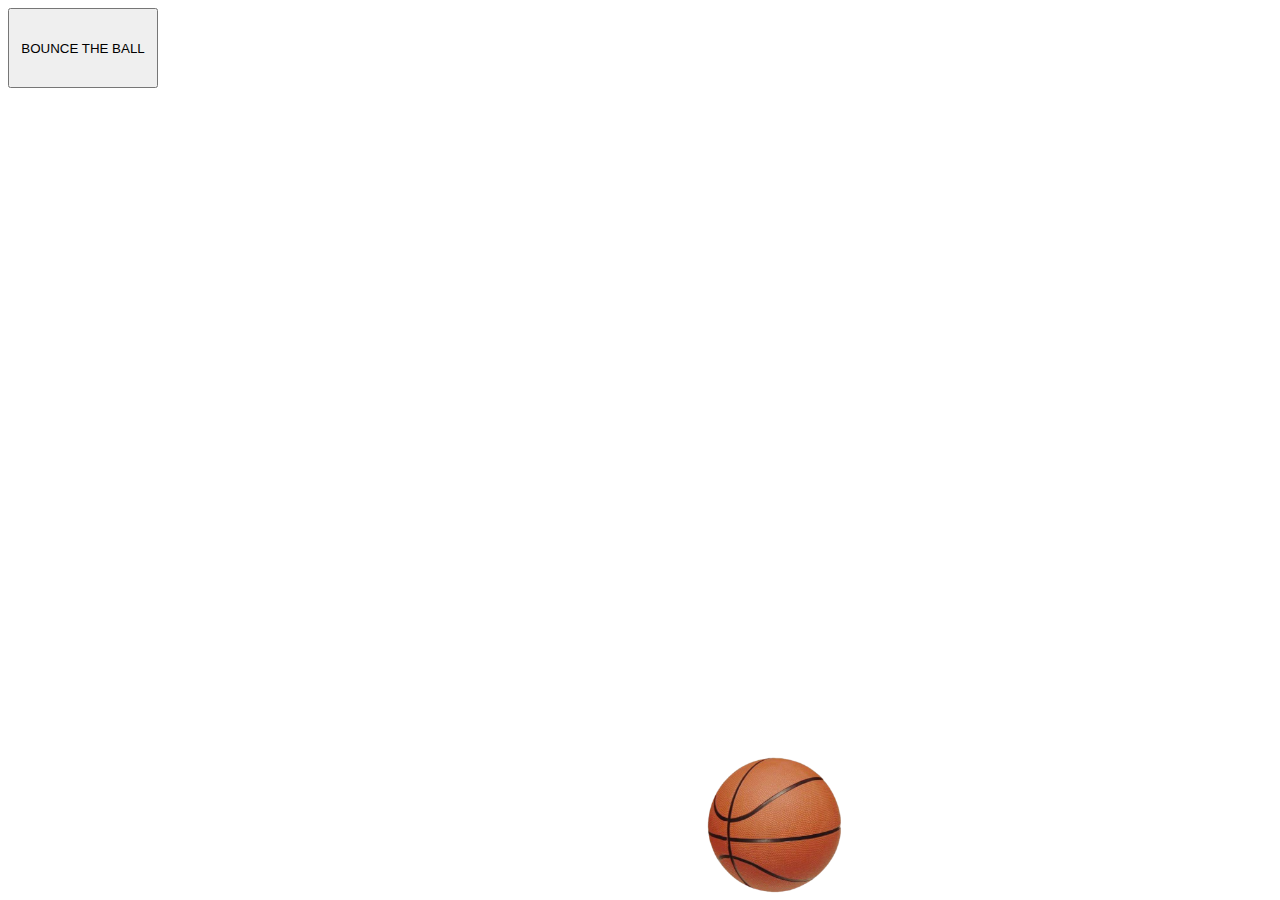
<file: ball bouncing/index.html>
<!DOCTYPE html>
<html lang="en">
<head>
    <meta charset="UTF-8">
    <meta http-equiv="X-UA-Compatible" content="IE=edge">
    <meta name="viewport" content="width=device-width, initial-scale=1.0">
    <title>BALL BOUNCING</title>
    <link rel="stylesheet" href="style.css">
    <script src="index.js"></script>
</head>

<body>
    <button onclick="toss()">BOUNCE THE BALL</button>
    <img id="ball" src="ball2.png" alt="">
</body>
</html>
</file>
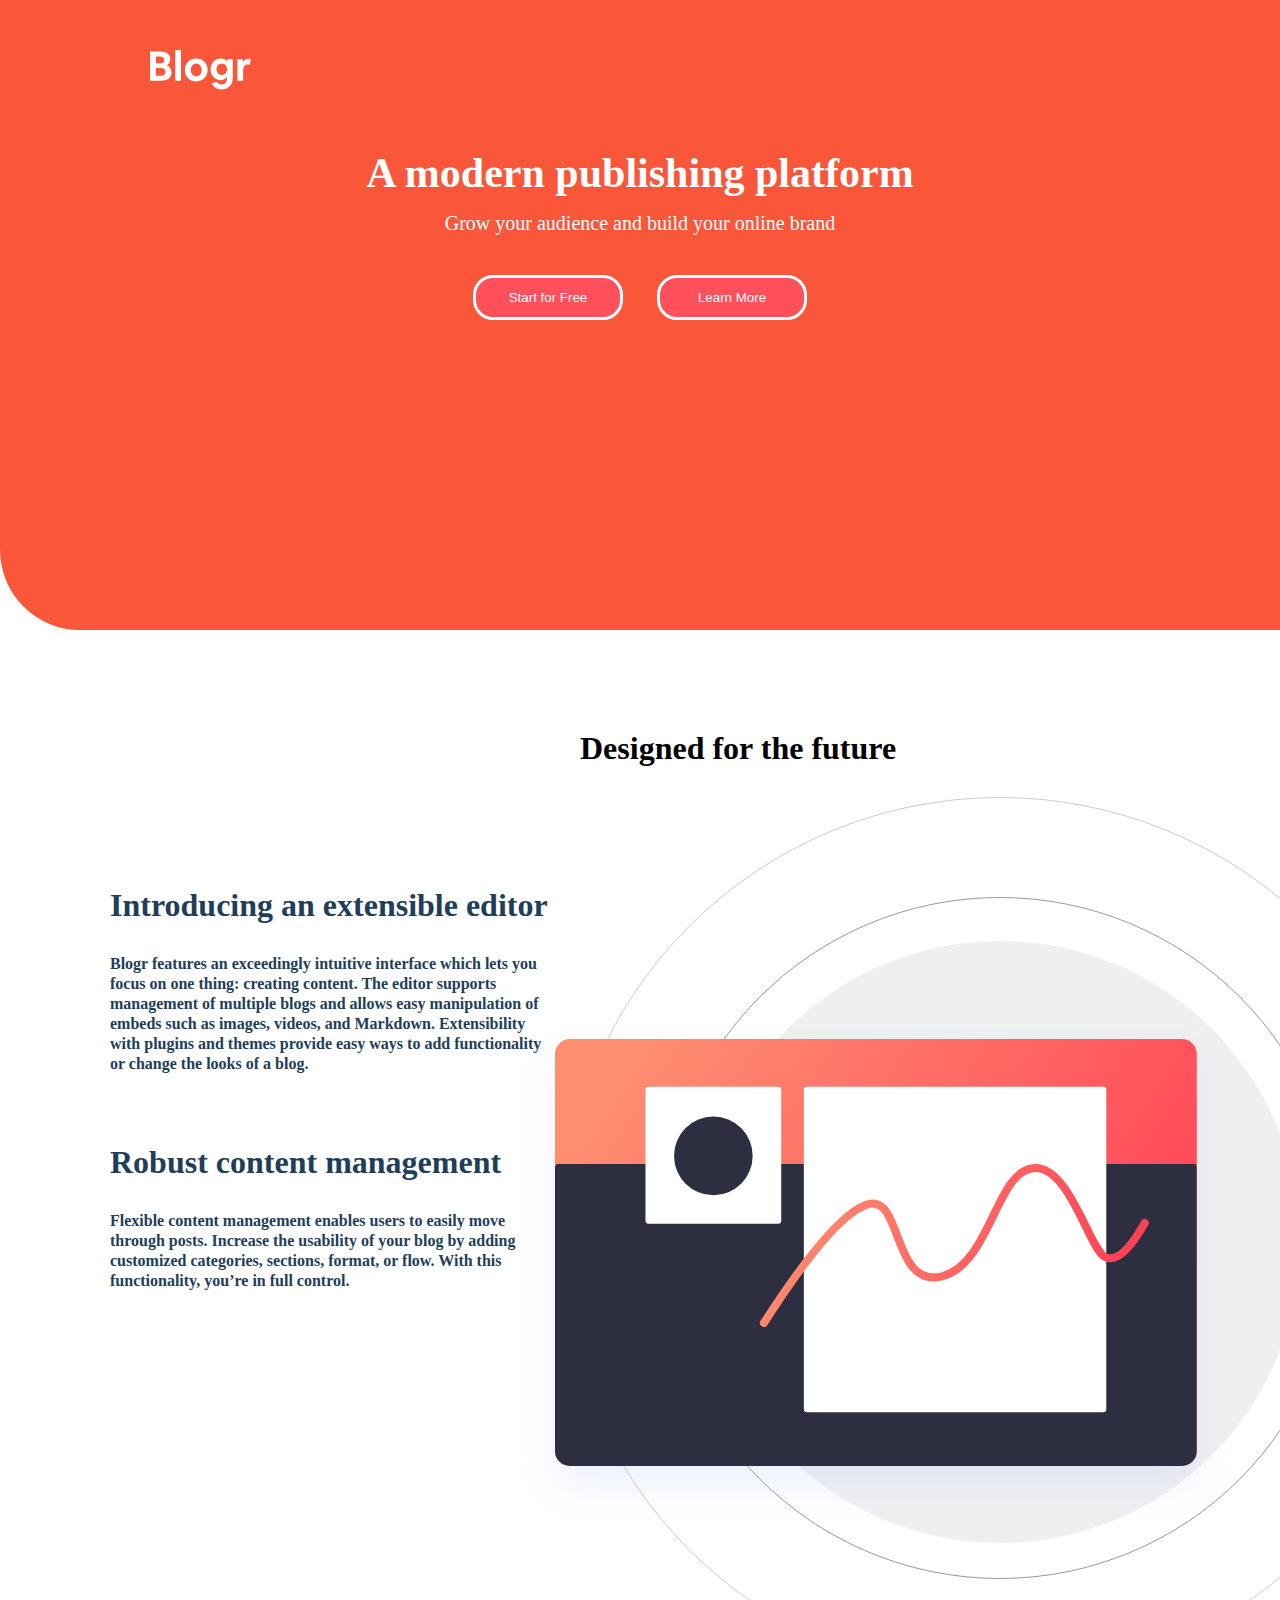
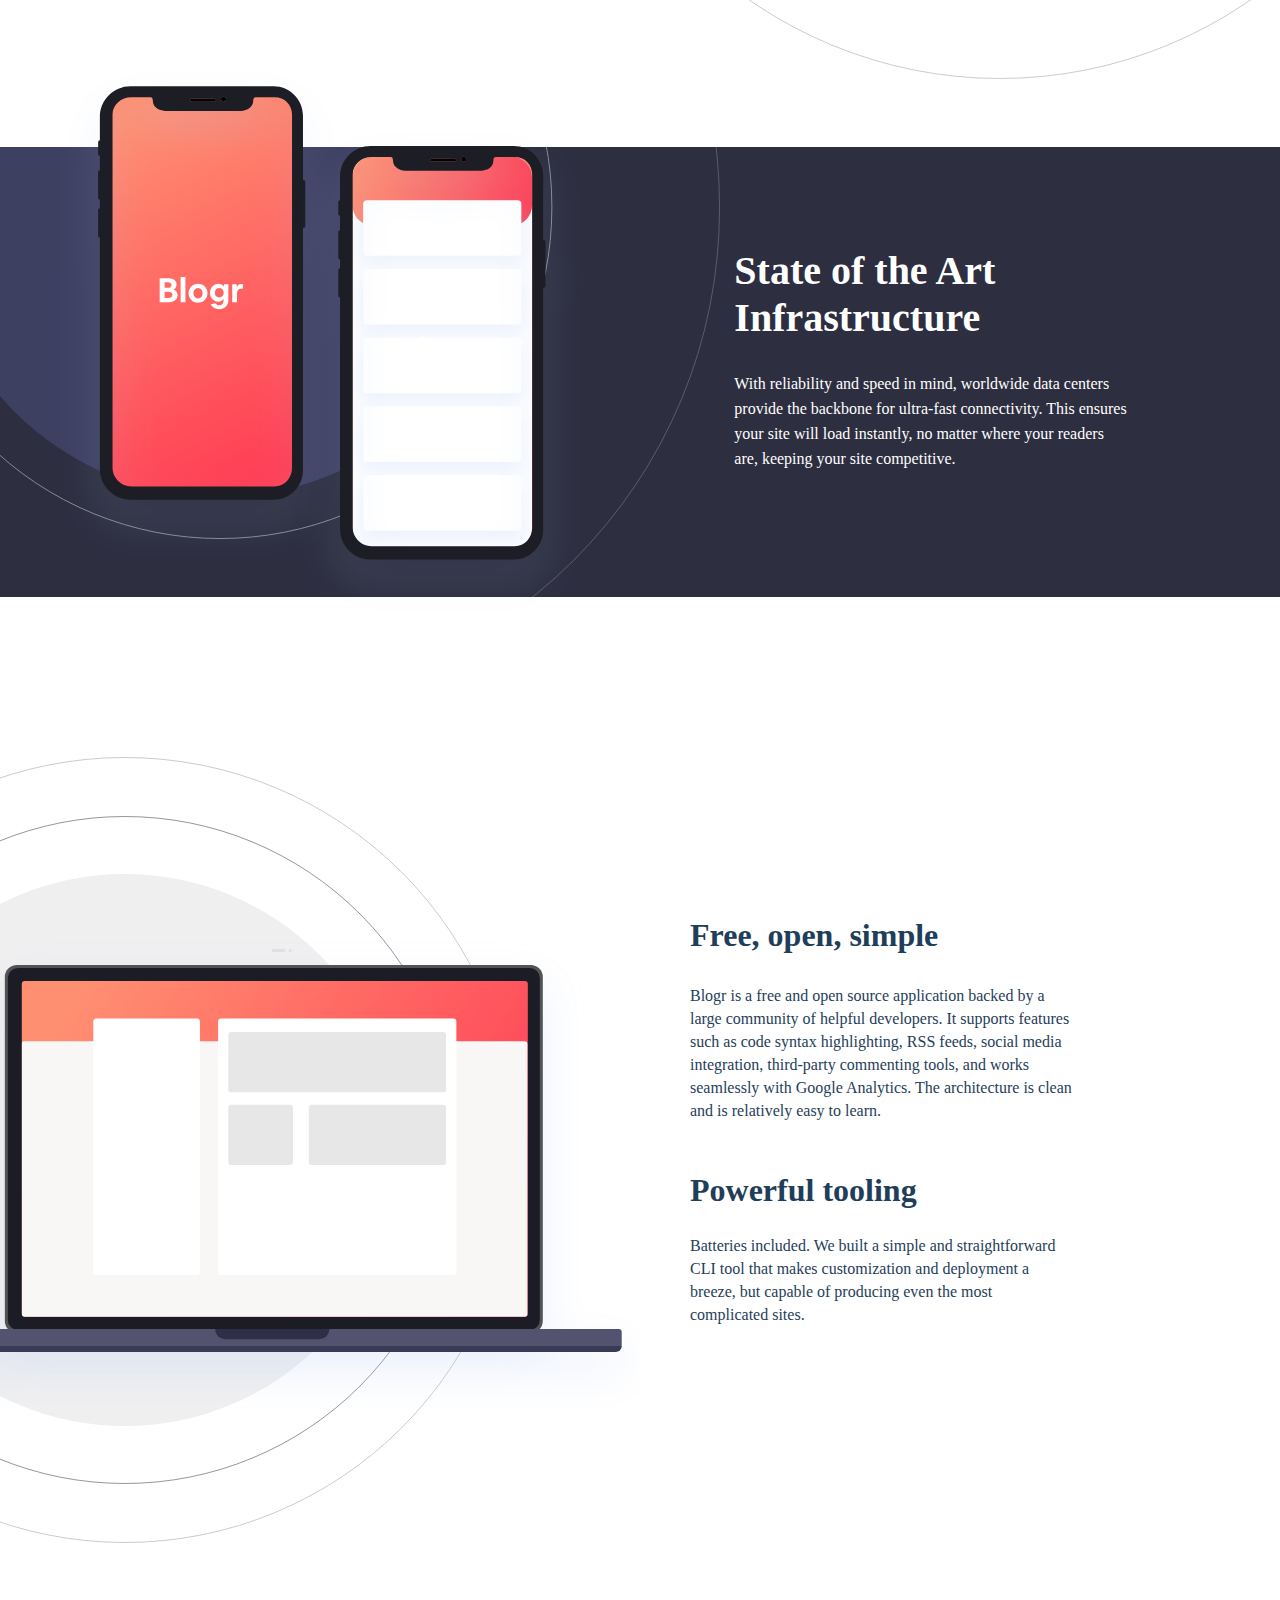
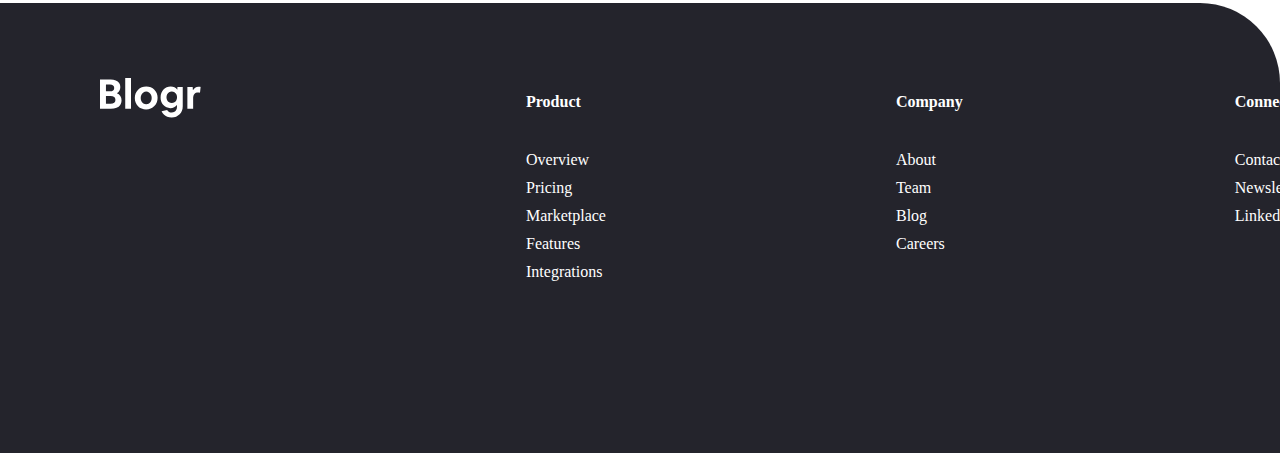
<file: blogr mobile/index.html>
<!DOCTYPE html>
<html lang="en">
<head>
  <meta charset="UTF-8">
  <meta name="viewport" content="width=device-width, initial-scale=1.0">
  <link rel="icon" type="image/png" sizes="32x32" href="./images/favicon-32x32.png">

  <title>Frontend Mentor | [Blogr]</title>
  <link rel="stylesheet" href="style.css">
  <link rel="stylesheet" href="responsive.css">
  <link rel="stylesheet" href="responsive.css">
</head>
<body>
 <div class="header">
   <div class="navbar">
    <div class="logo">
      <img src="images/logo.svg" alt="">
    </div>
     <!-- <div class="nav">
       <ul>
         <li><select name="services" id="services">
           <option value="0">Product</option>
           <option value="1">Overview</option>
           <option value="2">Pricing</option>
           <option value="3">Marketplace</option>
           <option value="4">Features</option>
           <option value="5">Integrations</option>
         </select></li>
         <li><select name="company" id="company">
          <option value="0">Company</option>
          <option value="1">About</option>
          <option value="2">Team</option>
          <option value="3">Blog</option>
          <option value="4">Careers</option>
        </select></li>
        <li><select name="connect" id="connect">
          <option value="0">Connect</option>
          <option value="1">Contact</option>
          <option value="2">Newsletter</option>
          <option value="3">LinkedIn</option>
        </select></li>
       </ul>
     </div>
     <div class="nav2">
      <ul>
        <li>Login</li>
        <li>Sign Up</li>
      </ul>
     </div> -->
   </div>
   <div class="content">
    <h1>A modern publishing platform</h1>
    <p>Grow your audience and build your online brand</p>
      <button>Start for Free</button>
      <button>Learn More</button>
   </div>
   
 </div>
<!-- ********************* -->
<div class="design-heading">
  <h1>Designed for the future</h1>
</div>
<div class="design">
  <div class="data">
    <div class="intro">
      <h1>Introducing an extensible editor</h1>
      <p>Blogr features an exceedingly intuitive interface which lets you focus on one thing: creating content. 
        The editor supports management of multiple blogs and allows easy manipulation of embeds such as images, 
        videos, and Markdown. Extensibility with plugins and themes provide easy ways to add functionality or 
        change the looks of a blog.</p>
    </div>
    <div class="robust">
      <h1>Robust content management</h1>
      <p>Flexible content management enables users to easily move through posts. Increase the usability of your blog 
        by adding customized categories, sections, format, or flow. With this functionality, you’re in full control.</p>
    </div>
</div>
</div>
<!-- *************************************** -->
<div class="infra">
  <div class="phone ">
    <img src="images/illustration-phones.svg" alt="" >
  </div>
  <div class="state">
      <h1>State of the Art Infrastructure</h1>
    <p> With reliability and speed in mind, worldwide data centers provide the backbone for ultra-fast connectivity. 
      This ensures your site will load instantly, no matter where your readers are, keeping your site competitive.</p>
  </div>
</div>


<!-- *************************************** -->
<div class="features">
  <div class="lappi">
    
  </div>
  <div class="all">
    <div class="simple">
      <h1>Free, open, simple</h1>
      <p>Blogr is a free and open source application backed by a large community of helpful developers. It supports 
        features such as code syntax highlighting, RSS feeds, social media integration, third-party commenting tools, 
        and works seamlessly with Google Analytics. The architecture is clean and is relatively easy to learn.</p>
    </div>
    <div class="tooling">
      <h1>Powerful tooling</h1>
      <p> Batteries included. We built a simple and straightforward CLI tool that makes customization and deployment a breeze, but capable of producing even the most complicated sites.</p>
    </div>
  </div>
</div>

<!-- ************************************* -->
<div class="footer">
  <div id="logo">
    <img src="images/logo.svg" alt="">
  </div>
  <div class="details">
    <div class="product">
      <ul>
        <h4>Product</h4>
        <li>Overview</li>
        <li>Pricing</li>
        <li>Marketplace</li>
        <li>Features</li>
        <li>Integrations</li>
      </ul>
    </div>
    <div class="company">
      <ul>
        <h4>Company</h4>
        <li>About</li>
        <li>Team</li>
        <li>Blog</li>
        <li>Careers</li>
      </ul>
    </div>
    <div class="connect">
      <ul>
        <h4>Connect</h4>
        <li>Contact</li>
        <li>Newsletter</li>
        <li>LinkedIn</li>
      </ul>
    </div>
  </div>
</div>
</body>
</html>
</file>
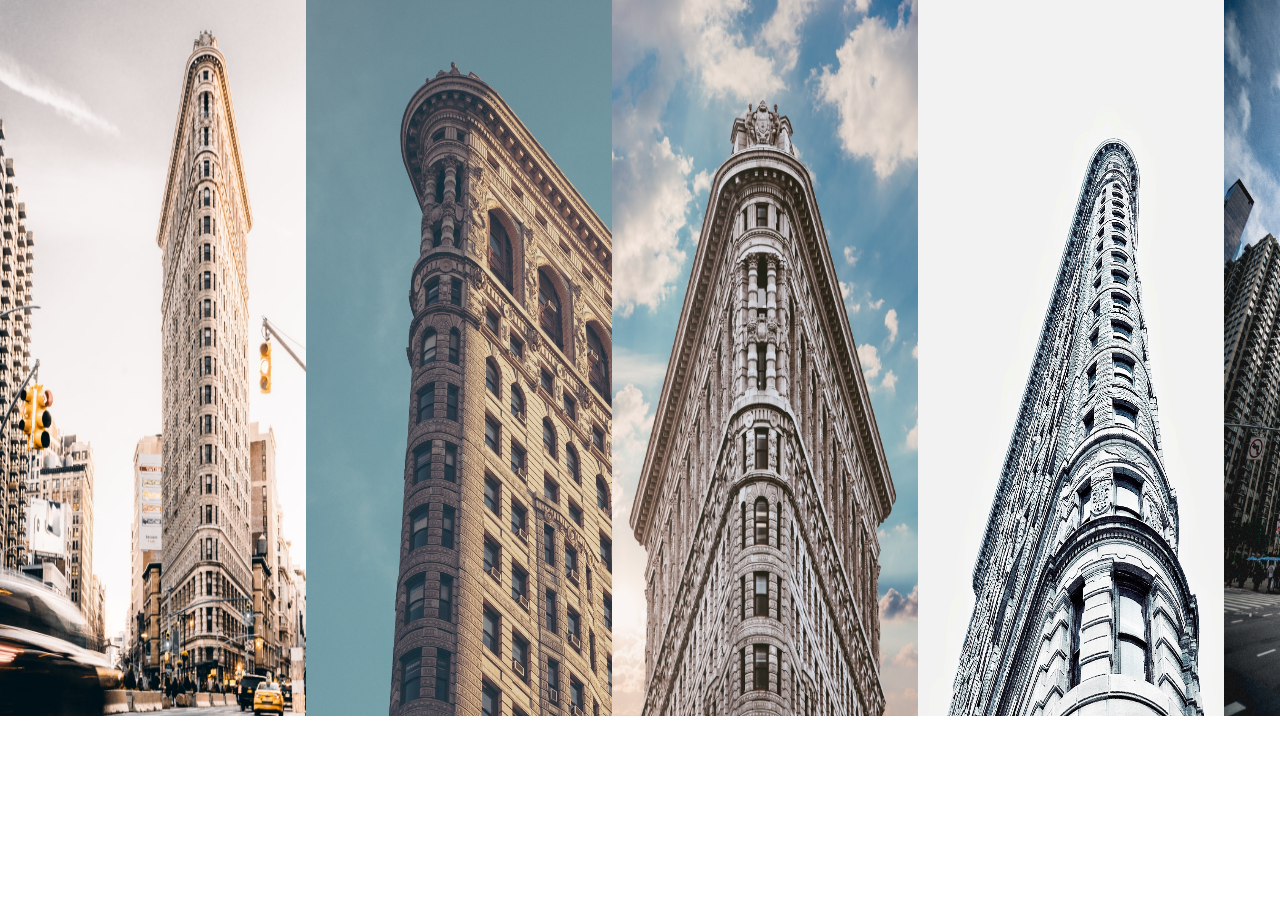
<file: city project2/index.html>
<!DOCTYPE html>
<html lang="en">
<head>
    <meta charset="UTF-8">
    <meta http-equiv="X-UA-Compatible" content="IE=edge">
    <meta name="viewport" content="width=device-width, initial-scale=1.0">
    <title>City Project</title>
    <link rel="stylesheet" href="style.css">
    <script src="script.js"></script>
</head>
<body>
    <div class="box">
        <img src="building1.jpg" alt="" height="715px" width="306" id="img1">
        <img src="building2.jpg" alt="" height="715px" width="306" id="img2">
        <img src="building3.jpg" alt="" height="715px" width="306" id="img3">
        <img src="building4.jpg" alt="" height="715px" width="306" id="img4">
        <img src="building5.jpg" alt="" height="715px" width="306" id="img5">
    </div>
</body>
</html>
</file>
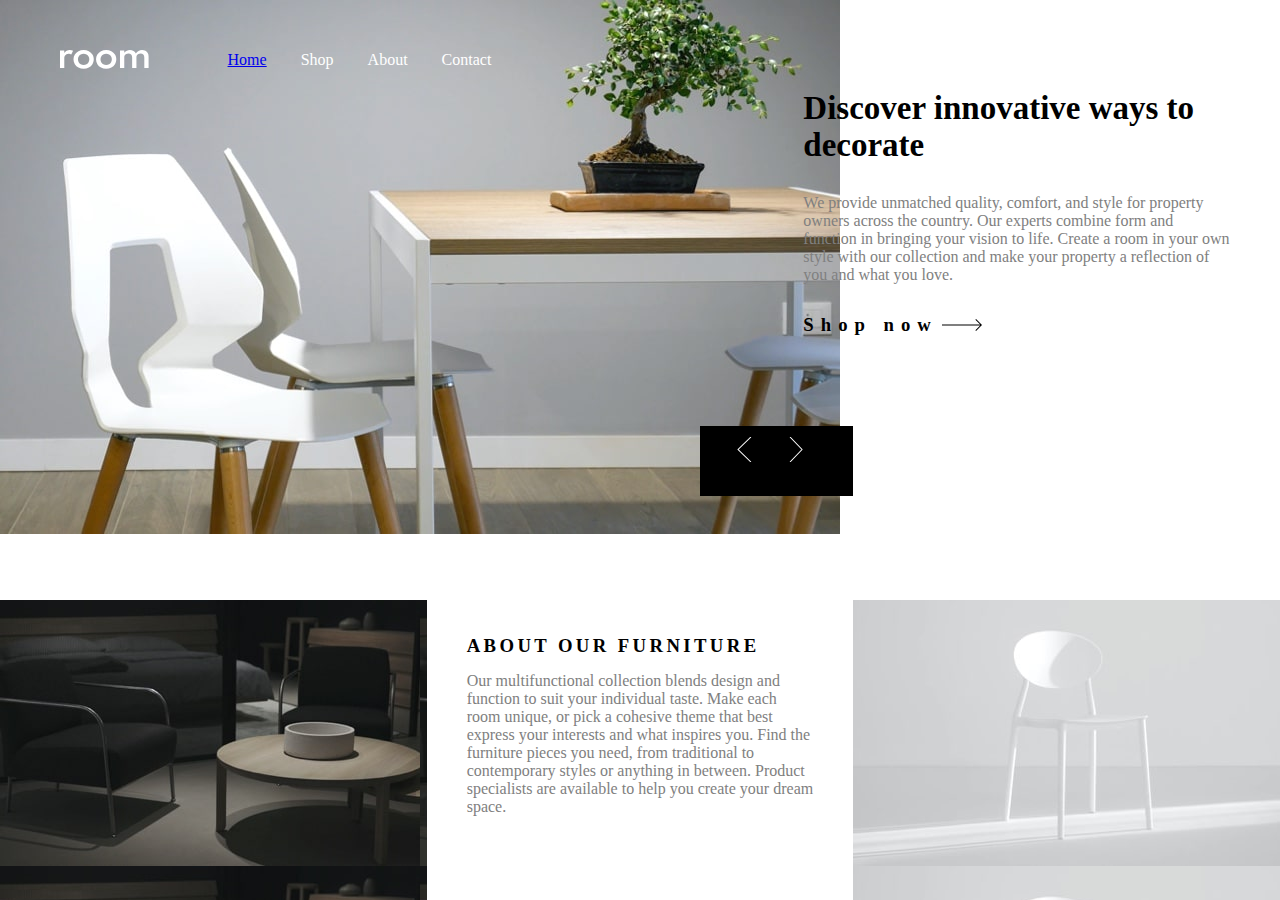
<file: room-homepage-master/index.html>
<!DOCTYPE html>
<html lang="en">
<head>
  <meta charset="UTF-8">
  <meta name="viewport" content="width=device-width, initial-scale=1.0">
  <link rel="icon" type="image/png" sizes="32x32" href="./images/favicon-32x32.png">
  <title>Frontend Mentor | Room homepage</title>
  <link rel="stylesheet" href="style.css">
</head>
<body>
  <div class="parent">
    <div class="a">
      <div class="nav">
        <img src="images/logo.svg" alt="">
        <ul>
          <li><a href="#">Home</a></li>
          <li>Shop</li>
          <li>About</li>
          <li>Contact</li>
        </ul>
      </div>
    </div>
    <!-- ****************** -->
    <div class="b">
        <h1>Discover innovative ways to decorate</h1>
        <p>We provide unmatched quality, comfort, and style for property owners across the country. 
          Our experts combine form and function in bringing your vision to life. Create a room in your 
          own style with our collection and make your property a reflection of you and what you love.</p>
          <h3>Shop now</h3>
          <img src="images/icon-arrow.svg" alt=""> <br>
          <div class="arrow">
            <img id="a" src="images/icon-angle-left.svg" alt="">
          <img id="b" src="images/icon-angle-right.svg" alt="">
          </div>
    </div>
    <!-- ****************** -->
    <div class="c">
    </div>
    <!-- ****************** -->
    <div class="d">
        <h3>ABOUT OUR FURNITURE</h3>
        <p>Our multifunctional collection blends design and function to suit your individual taste.
          Make each room unique, or pick a cohesive theme that best express your interests and what
          inspires you. Find the furniture pieces you need, from traditional to contemporary styles
          or anything in between. Product specialists are available to help you create your dream space.</p>
    </div>
    <!-- ****************** -->
    <div class="e"></div>
  </div>
  <!-- 
  

  We are available all across the globe

  With stores all over the world, it's easy for you to find furniture for your home or place of business. 
  Locally, we’re in most major cities throughout the country. Find the branch nearest you using our 
  store locator. Any questions? Don't hesitate to contact us today.

  Shop now

  Manufactured with the best materials

  Our modern furniture store provide a high level of quality. Our company has invested in advanced technology 
  to ensure that every product is made as perfect and as consistent as possible. With three decades of 
  experience in this industry, we understand what customers want for their home and office.

  Shop now

  

   -->
</body>
</html>
</file>
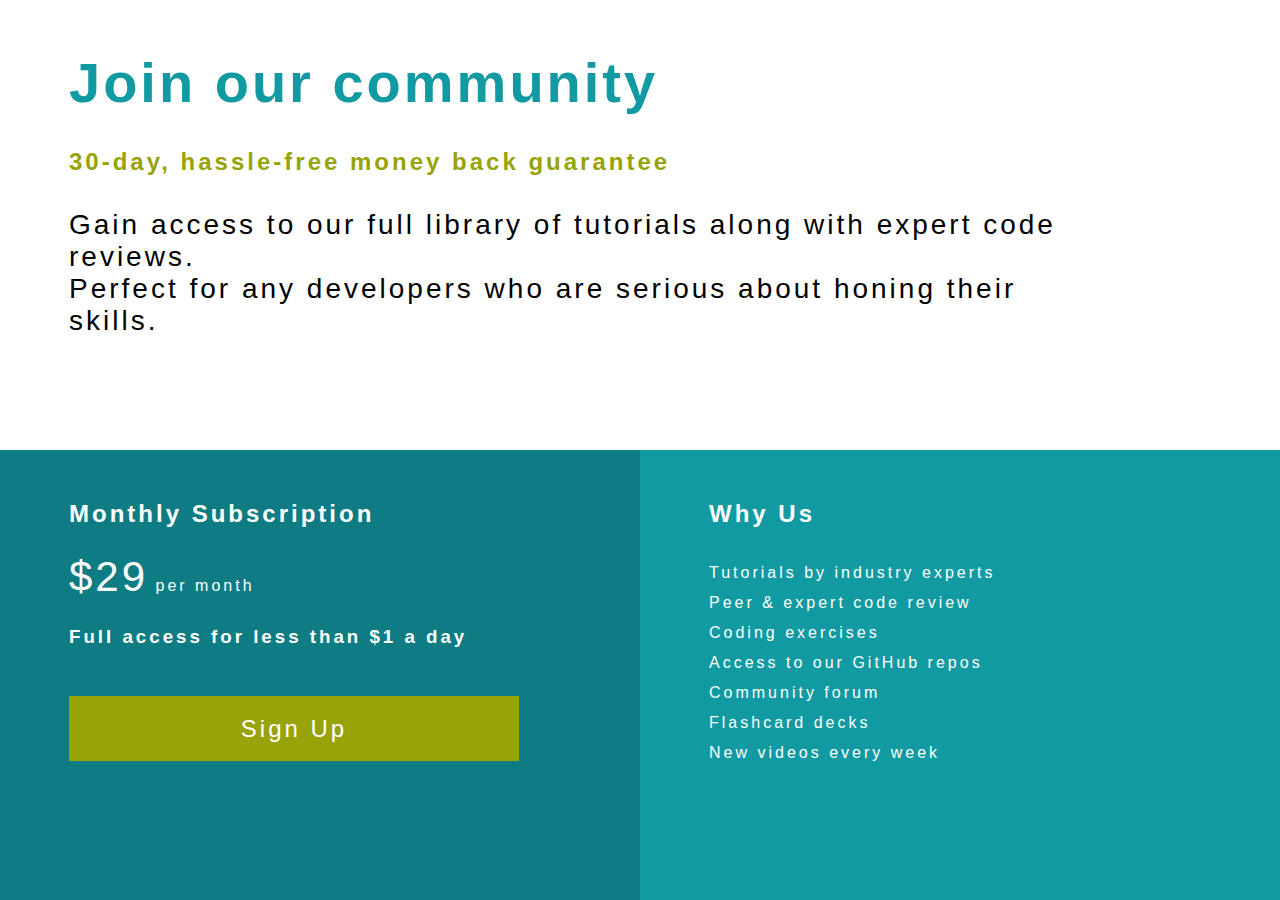
<file: single-price-grid-component-master/index.html>
<!DOCTYPE html>
<html lang="en">
<head>
  <meta charset="UTF-8">
  <meta name="viewport" content="width=device-width, initial-scale=1.0">
  <link rel="icon" type="image/png" sizes="32x32" href="./images/favicon-32x32.png">
  <title>Frontend Mentor | Single Price Grid Component</title>
  <link rel="stylesheet" href="style.css">
</head>
<body>
  <div class="joinparent">
    <div class="join"><h1>Join our community</h1><br>
      <h2>30-day, hassle-free money back guarantee</h2><br>
      <p>Gain access to our full library of tutorials along with expert code reviews. <br>
        Perfect for any developers who are serious about honing their skills.</p></div>  
  </div>
  <div class="both">
    <div class="subs">
      <div class="sub">
      <h2> Monthly Subscription</h2> 
      <span id="doll">&dollar;29</span>
      <span>per month</span>
      <h3>Full access for less than &dollar;1 a day</h3> 
      <br>
      <button>Sign Up</button>
      </div>
    </div>
    <div class="whyus">
     <div class="whys">
      <h2>  Why Us</h2>
      <pre>
Tutorials by industry experts
Peer &amp; expert code review
Coding exercises
Access to our GitHub repos
Community forum
Flashcard decks
New videos every week
      </pre>
     </div>
    </div>
  </div>
</body>
</html>
</file>
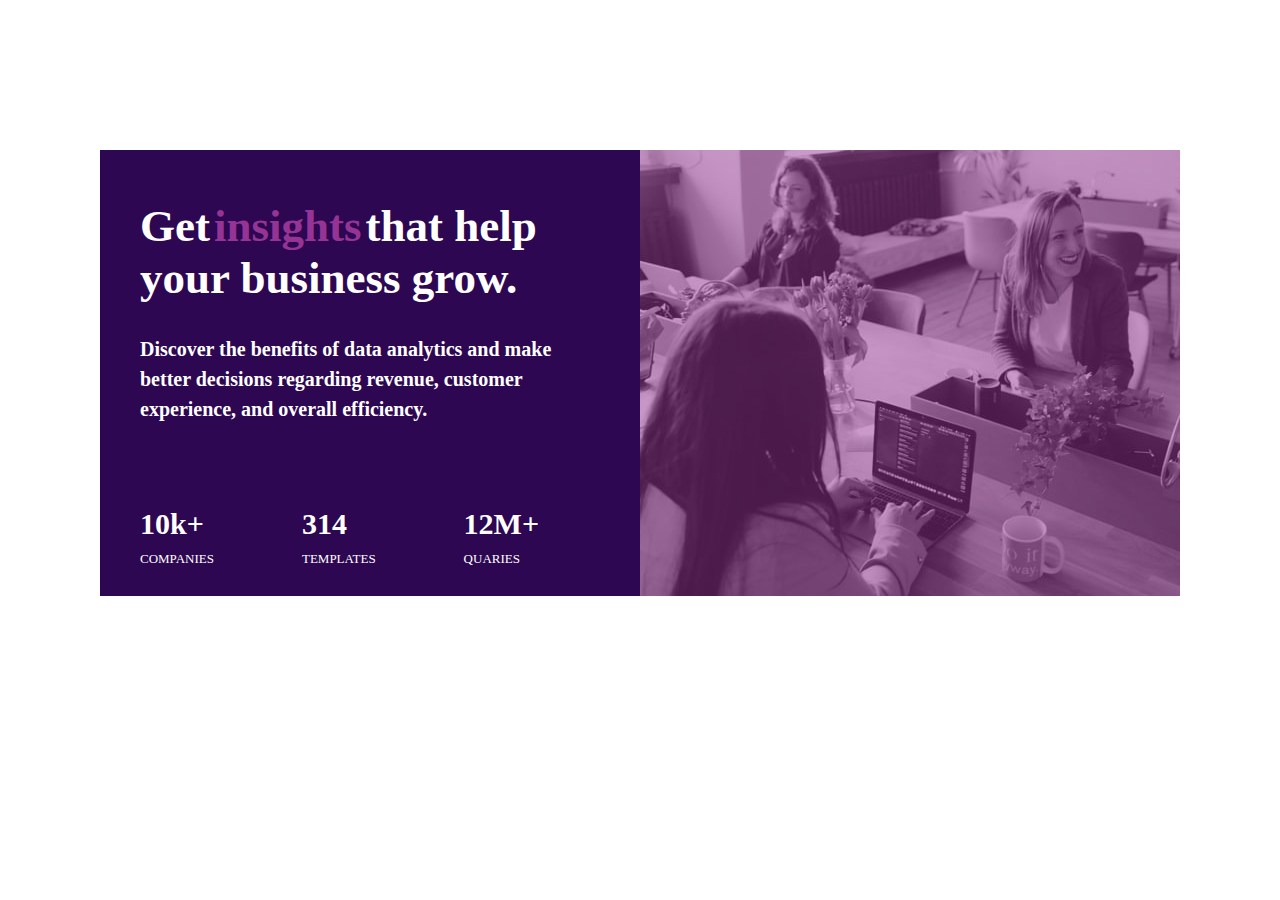
<file: stats-preview-card-component-main/index.html>
<!DOCTYPE html>
<html lang="en">
<head>
  <meta charset="UTF-8">
  <meta name="viewport" content="width=device-width, initial-scale=1.0"> <!-- displays site properly based on user's device -->
  <link rel="icon" type="image/png" sizes="32x32" href="./images/favicon-32x32.png">
  <title>Frontend Mentor | Stats preview card component</title>
  <link rel="stylesheet" href="style.css">
</head>
<body>
  <div class="parent">
    <div class="intro">
     <div class="data">
      <h1>Get</h1> <h1 class="diff">insights</h1> <h1>that help your business grow.</h1> <br>
      <p class="p1">
        Discover the benefits of data analytics and make better decisions regarding revenue, customer 
        experience, and overall efficiency.
      </p> <br>
      <div class="grades">
      <span>
        <h2 class="h2">10k+</h2>
        <p class="p">COMPANIES</p>
      </span>
     <span> <h2 class="h2">314</h2>
      <p class="p">TEMPLATES</p></span>
      <span><h2 class="h2">12M+</h2>
        <p class="p">QUARIES</p></span>
      </div>
      
     </div>
    </div>

    <div class="overlay">
      <div class="image">
        <img src="images/image-header-desktop.jpg" alt="">
      </div>
    </div>
  </div>
</body>
</html>
</file>
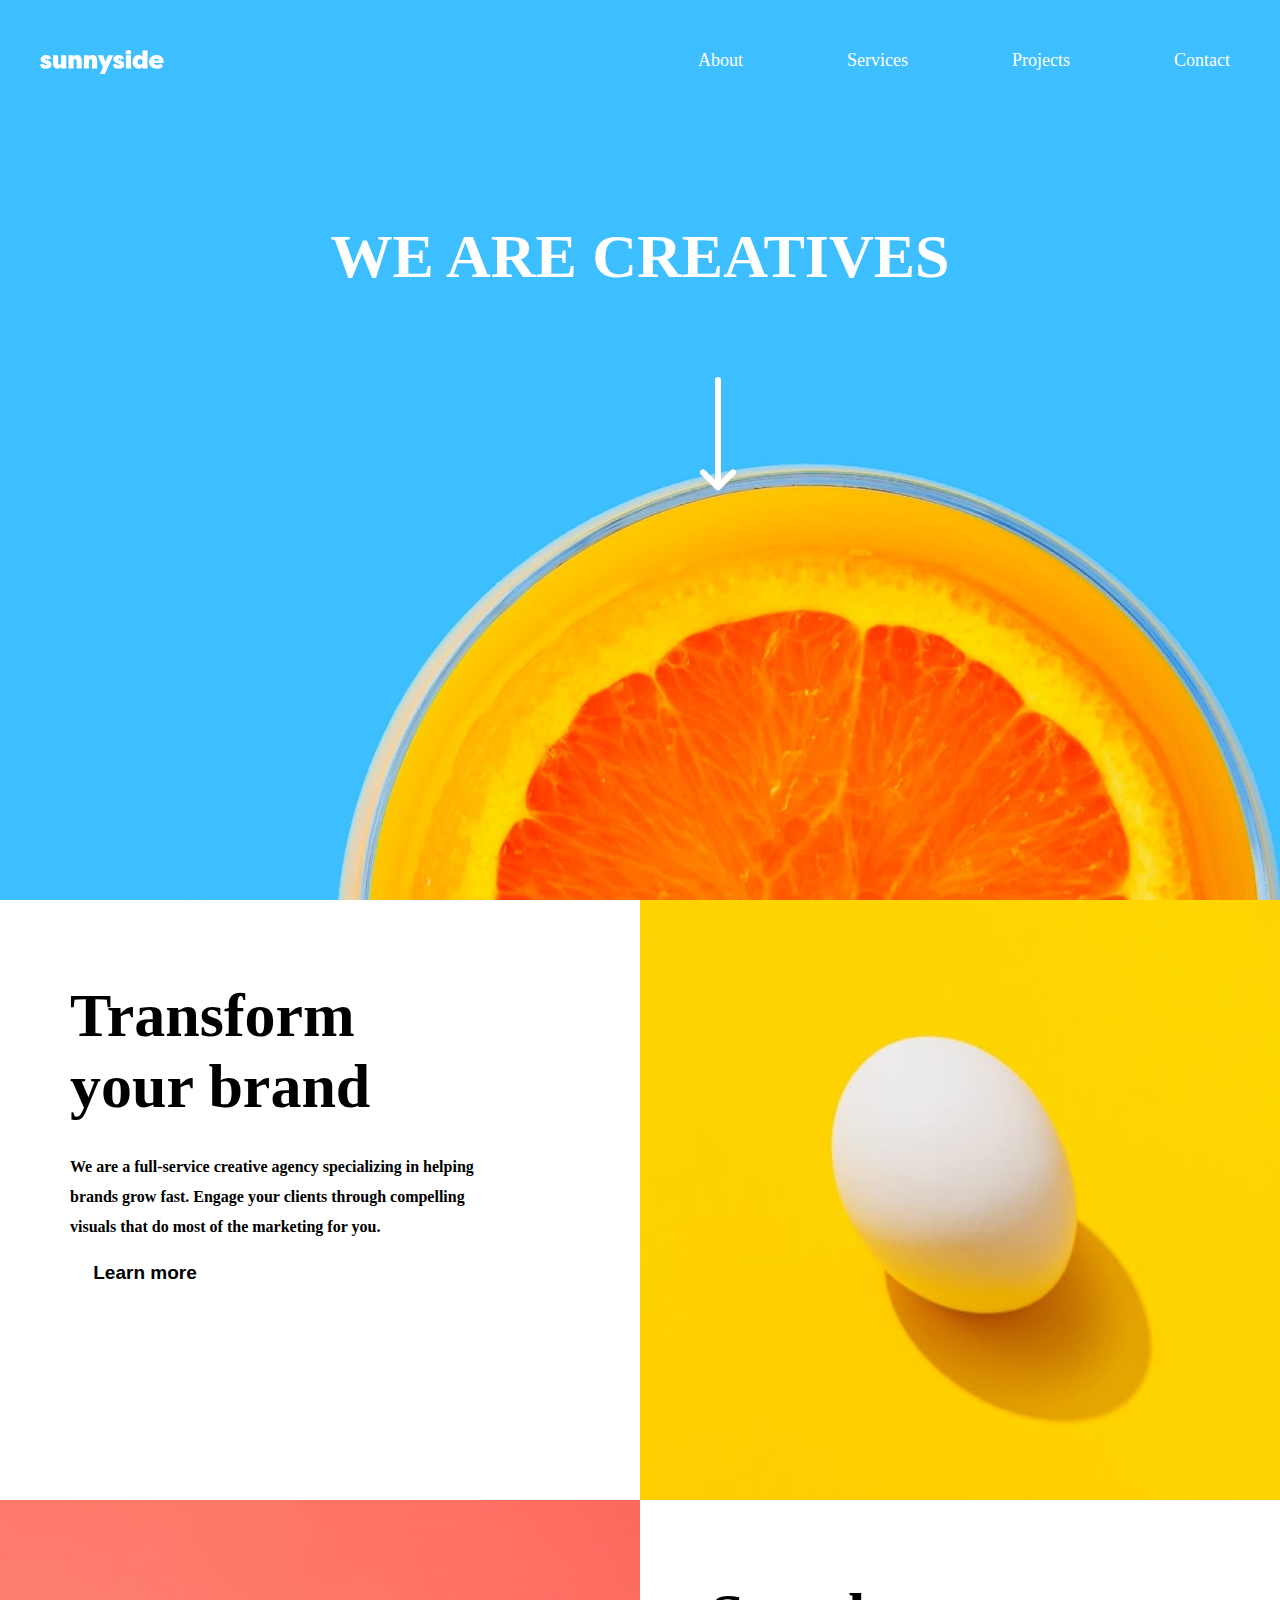
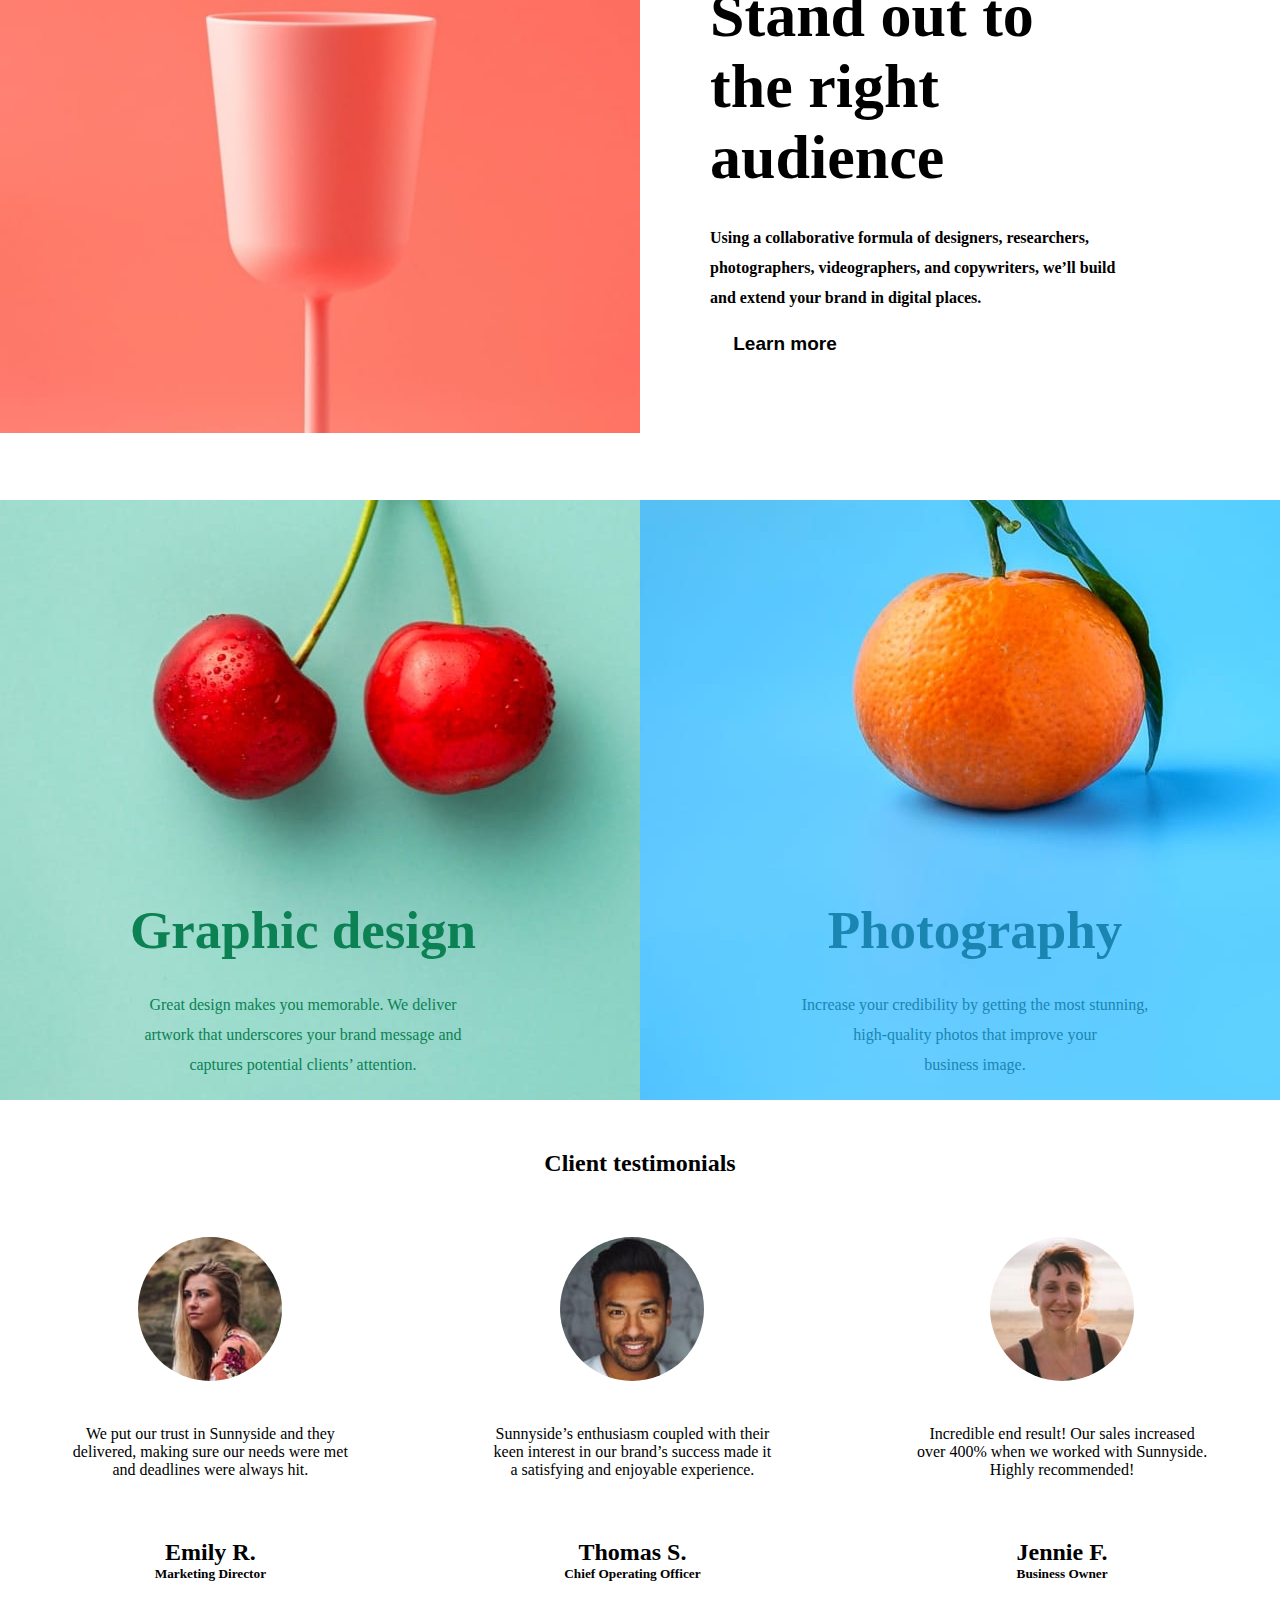
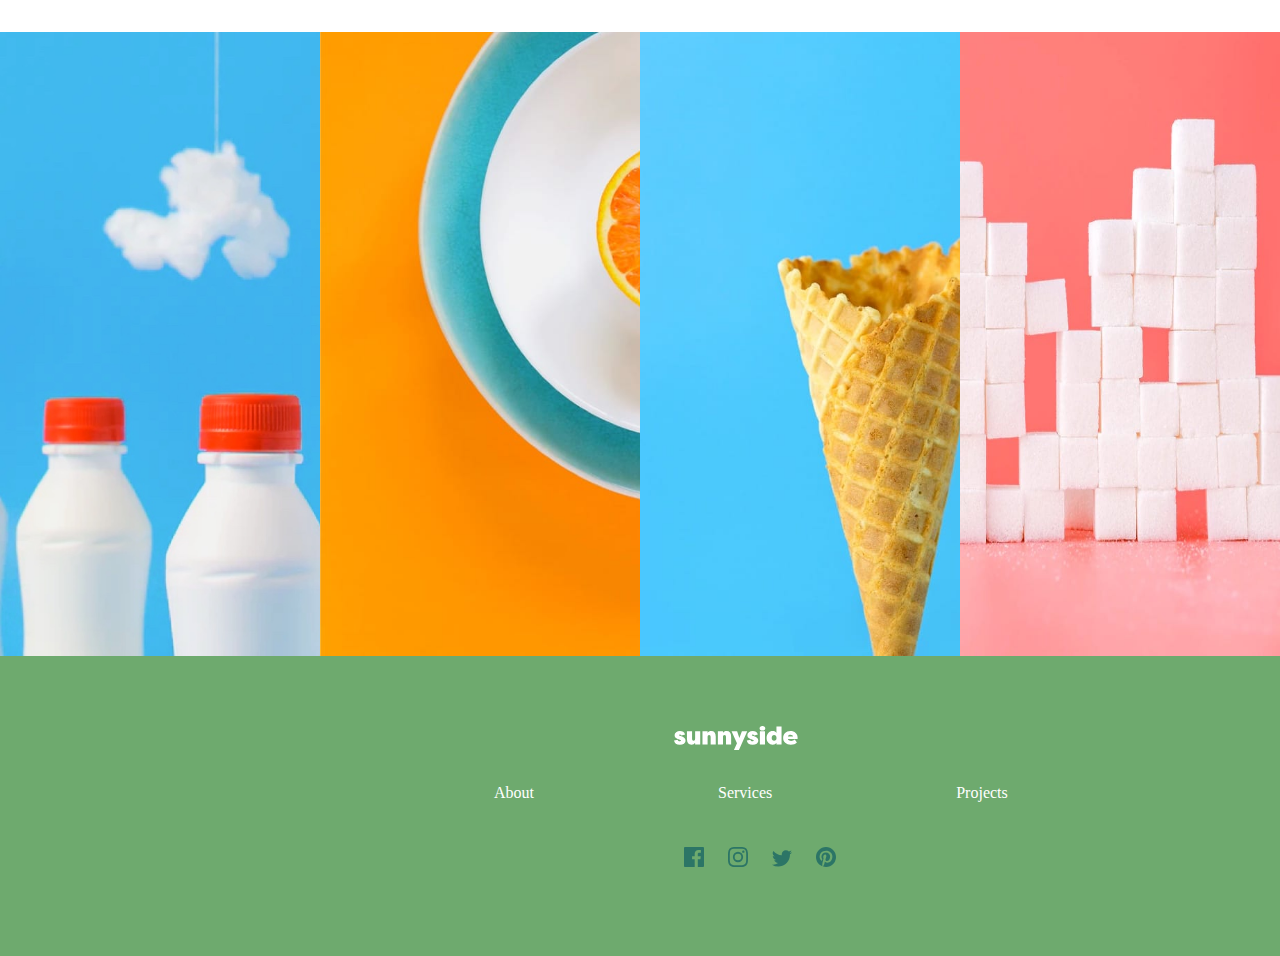
<file: sunnyside-agency-landing-page-main/index.html>
<!DOCTYPE html>
<html lang="en">
<head>
  <meta charset="UTF-8">
  <meta name="viewport" content="width=device-width, initial-scale=1.0">
  <link rel="icon" type="image/png" sizes="32x32" href="./images/favicon-32x32.png">
  <title>Frontend Mentor | Sunnyside agency landing page</title>
  <link rel="stylesheet" href="style.css">
</head>
<body>
  <div class="block1">
    <nav class="navbar">
      <div class="logo">
      <img src="images/logo.svg" alt="">
      </div>
      <div class="nav">
        <ul>
          <li>About</li>
          <li>Services</li>
          <li>Projects</li>
          <li>Contact</li>
        </ul>
      </div>
    </nav>
    <div class="creat">
      <h1>WE ARE CREATIVES</h1>
    </div>
    <div class="arrow">
      <img src="images/icon-arrow-down.svg" alt="">
    </div>
  </div>
  <!-- *************************************** -->
  <div class="block2">
    <div class="a">
      <div class="a1">
        <h1>Transform your brand</h1>
        <p> We are a full-service creative agency specializing in helping brands grow fast. 
        Engage your clients through compelling visuals that do most of the marketing for you.</p>
        <button>Learn more</button>
      </div>
    </div>
    <div class="b">
      <img src="images/desktop/image-transform.jpg" width="100%" height="600px" alt="">
    </div>
  </div>
  <!-- *************************************** -->
  <div class="block3">
    <div class="c">
      <img src="images/desktop/image-stand-out.jpg" alt="" width="100%">
    </div>
    <div class="d">
      <div class="d1">
        <h1>Stand out to the right audience</h1>
        <p>Using a collaborative formula of designers, researchers, photographers, videographers, and copywriters, we’ll build and extend your brand in digital places. </p>
        <button>Learn more</button>
      </div>
    </div>
  </div>
  <!-- *************************************** -->
  <div class="block4">
    <div class="e">
      <div class="e1">
        <h2> Graphic design</h2>
      <p> Great design makes you memorable. We deliver artwork that underscores your brand message and captures potential clients’ attention.</p>
      </div>
    </div>
    <div class="f">
     <div class="f1">
      <h2>Photography</h2>
      <p> Increase your credibility by getting the most stunning, high-quality photos that improve your <br> business image.</p>
     </div>
    </div>
  </div>
  <!-- *************************************** -->
<div class="block5">
  <div class="heading">
    <h2>Client testimonials</h2>
    <div class="clients">
      <div class="x">
        <img src="images/image-emily.jpg" alt="">
        <p>We put our trust in Sunnyside and they <br> delivered, making sure our needs were met <br>
          and deadlines were always hit.</p>
        <h2>Emily R.</h2>
        <h5>Marketing Director</h5>
      </div>
      <div class="y">
        <img src="images/image-thomas.jpg" alt="">
        <p>Sunnyside’s enthusiasm coupled with their <br> keen interest in our brand’s success made it <br> a satisfying and enjoyable experience.</p>
        <h2>Thomas S.</h2>
        <h5>Chief Operating Officer</h5>
      </div>
      <div class="z">
        <img src="images/image-jennie.jpg" alt="">
        <p>  Incredible end result! Our sales increased <br> over 400% when we worked with Sunnyside. <br> Highly recommended!</p>
        <h2> Jennie F.</h2>
        <h5>Business Owner</h5>
      </div>
    </div>
  </div>
</div>
  <!-- *************************************** -->
<div class="block6">
  <div class="i">
    <img src="images/desktop/image-gallery-milkbottles.jpg" alt="" width="500px" height="624px">
  </div>
  <div class="j">
    <img src="images/desktop/image-gallery-orange.jpg" alt="" width="500px" height="624px">
  </div>
  <div class="k">
    <img src="images/desktop/image-gallery-cone.jpg" alt="" width="500px" height="624px">
  </div>
  <div class="l">
    <img src="images/desktop/image-gallery-sugarcubes.jpg" alt="" width="370px" height="624px">
  </div>
</div>
  <!-- *************************************** -->
<div class="block7">
  <img src="images/logo.svg" alt="">
  <ul class="services">
    <li>About</li>
    <li>Services</li>
    <li>Projects</li>
  </ul>
  <ul class="icons">
    <li><img src="images/icon-facebook.svg" alt=""></li>
    <li><img src="images/icon-instagram.svg" alt=""></li>
    <li><img src="images/icon-twitter.svg" alt=""></li>
    <li><img src="images/icon-pinterest.svg" alt=""></li>
  </ul>
</div>
</body>
</html>
</file>
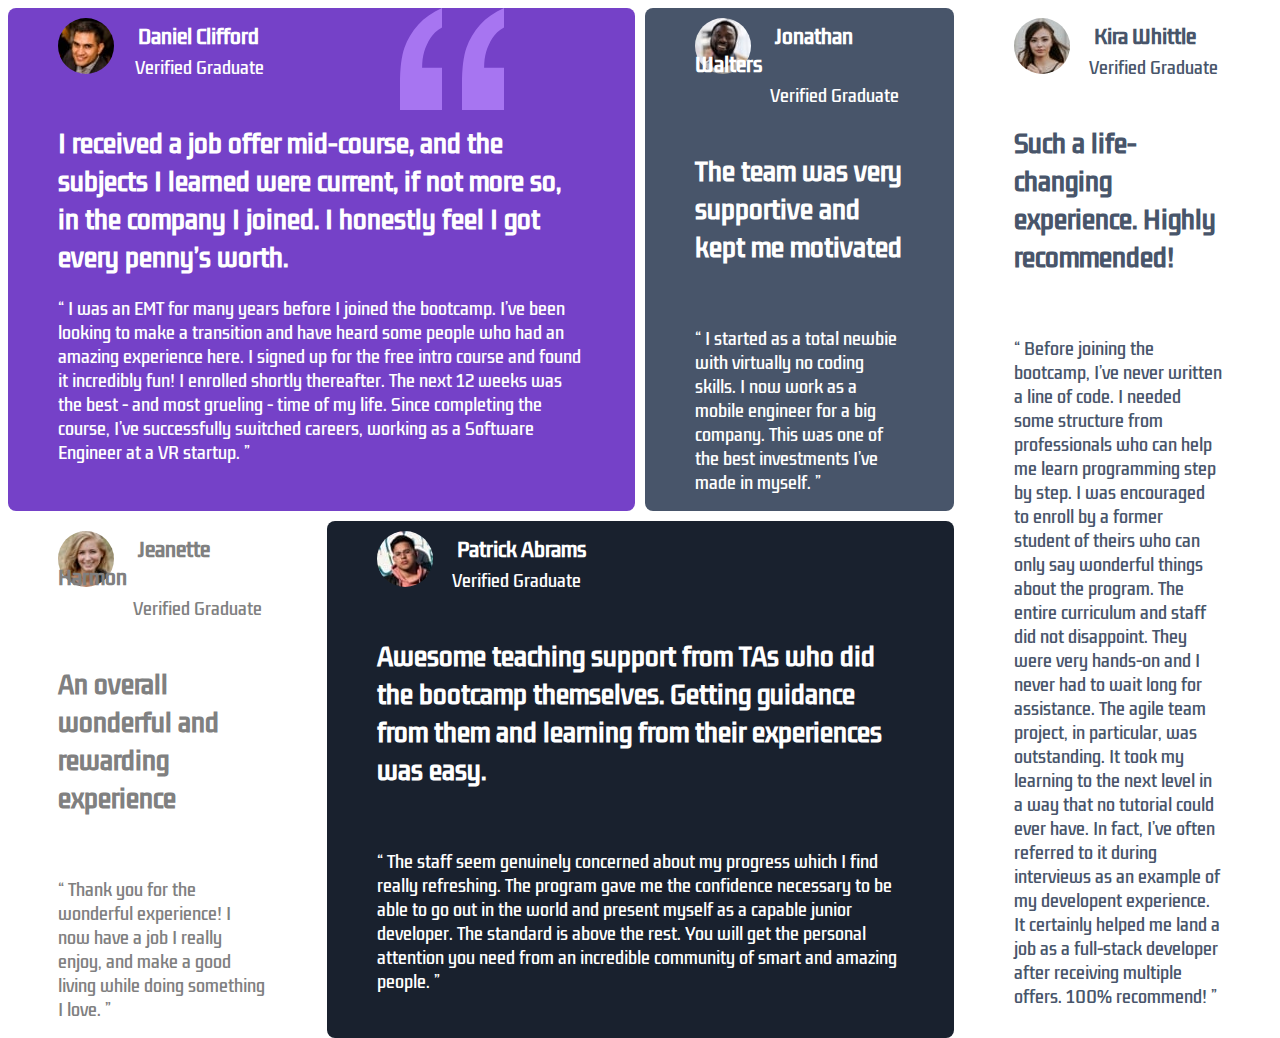
<file: testimonials-grid-section-main/index.html>
<!DOCTYPE html>
<html lang="en">

<head>
  <meta charset="UTF-8">
  <meta name="viewport" content="width=device-width, initial-scale=1.0">
  <link rel="icon" type="image/png" sizes="32x32" href="./images/favicon-32x32.png">
  <title>Frontend Mentor | [Challenge Name Here]</title>
  <link rel="stylesheet" href="style.css">
  <link rel="preconnect" href="https://fonts.googleapis.com">
<link rel="preconnect" href="https://fonts.gstatic.com" crossorigin>
<link href="https://fonts.googleapis.com/css2?family=Kdam+Thmor+Pro&display=swap" rel="stylesheet"
</head>

<body>
  <div class="grid-container">
    <div class="grid-item-1">
      <img src="images/image-daniel.jpg" alt="">
      <h3><b>Daniel Clifford</b></h3><br>
      <p id="a">Verified Graduate</p><br>

      <h2><b>I received a job offer mid-course, and the subjects I learned were current, if not more so,
        in the company I joined. I honestly feel I got every penny’s worth.</b></h2>

      <p>“ I was an EMT for many years before I joined the bootcamp. I’ve been looking to make a
      transition and have heard some people who had an amazing experience here. I signed up
      for the free intro course and found it incredibly fun! I enrolled shortly thereafter.
      The next 12 weeks was the best - and most grueling - time of my life. Since completing
      the course, I’ve successfully switched careers, working as a Software Engineer at a VR startup. ”</p>
    </div>

    <div class="grid-item-2">
      <img src="images/image-jonathan.jpg" alt="">
      <h3><b>Jonathan Walters</b></h3><br>
      <p id="b">Verified Graduate</p><br>

      <h2><b>The team was very supportive and kept me motivated</b></h2><br>

      <p>“ I started as a total newbie with virtually no coding skills. I now work as a mobile engineer
      for a big company. This was one of the best investments I’ve made in myself. ”</p>
    </div>

    <div class="grid-item-3">
      <img src="images/image-kira.jpg" alt="">
      <h3><b>Kira Whittle</b></h3><br>
      <p id="e">Verified Graduate</p><br>

      <h2><b>Such a life-changing experience. Highly recommended!</b></h2><br>

      <p>“ Before joining the bootcamp, I’ve never written a line of code. I needed some structure from
      professionals who can help me learn programming step by step. I was encouraged to enroll by a former
      student of theirs who can only say wonderful things about the program. The entire curriculum and staff
      did not disappoint. They were very hands-on and I never had to wait long for assistance. The agile team
      project, in particular, was outstanding. It took my learning to the next level in a way that no tutorial
      could ever have. In fact, I’ve often referred to it during interviews as an example of my developent
      experience. It certainly helped me land a job as a full-stack developer after receiving multiple offers.
      100% recommend! ”</p>
    </div>
 

    <div class="grid-item-4">
      <img src="images/image-jeanette.jpg" alt="">
      <h3>Jeanette Harmon</h3><br>
      <p id="c">Verified Graduate</p><br>
      <h2>An overall wonderful and rewarding experience</h2><br>

      <p>“ Thank you for the wonderful experience! I now have a job I really enjoy, and make a good living
      while doing something I love. ”</p>
    </div>

    <div class="grid-item-5">
      <img src="images/image-patrick.jpg" alt="">
      <h3><b>Patrick Abrams</b></h3><br>
      <p id="d">Verified Graduate</p><br>

      <h2><b>Awesome teaching support from TAs who did the bootcamp themselves. Getting guidance from them and
      learning from their experiences was easy.</b></h2><br>

      <p>“ The staff seem genuinely concerned about my progress which I find really refreshing. The program
      gave me the confidence necessary to be able to go out in the world and present myself as a capable
      junior developer. The standard is above the rest. You will get the personal attention you need from
      an incredible community of smart and amazing people. ”</p>
    </div>
  </div>
    
</body>

</html>
</file>
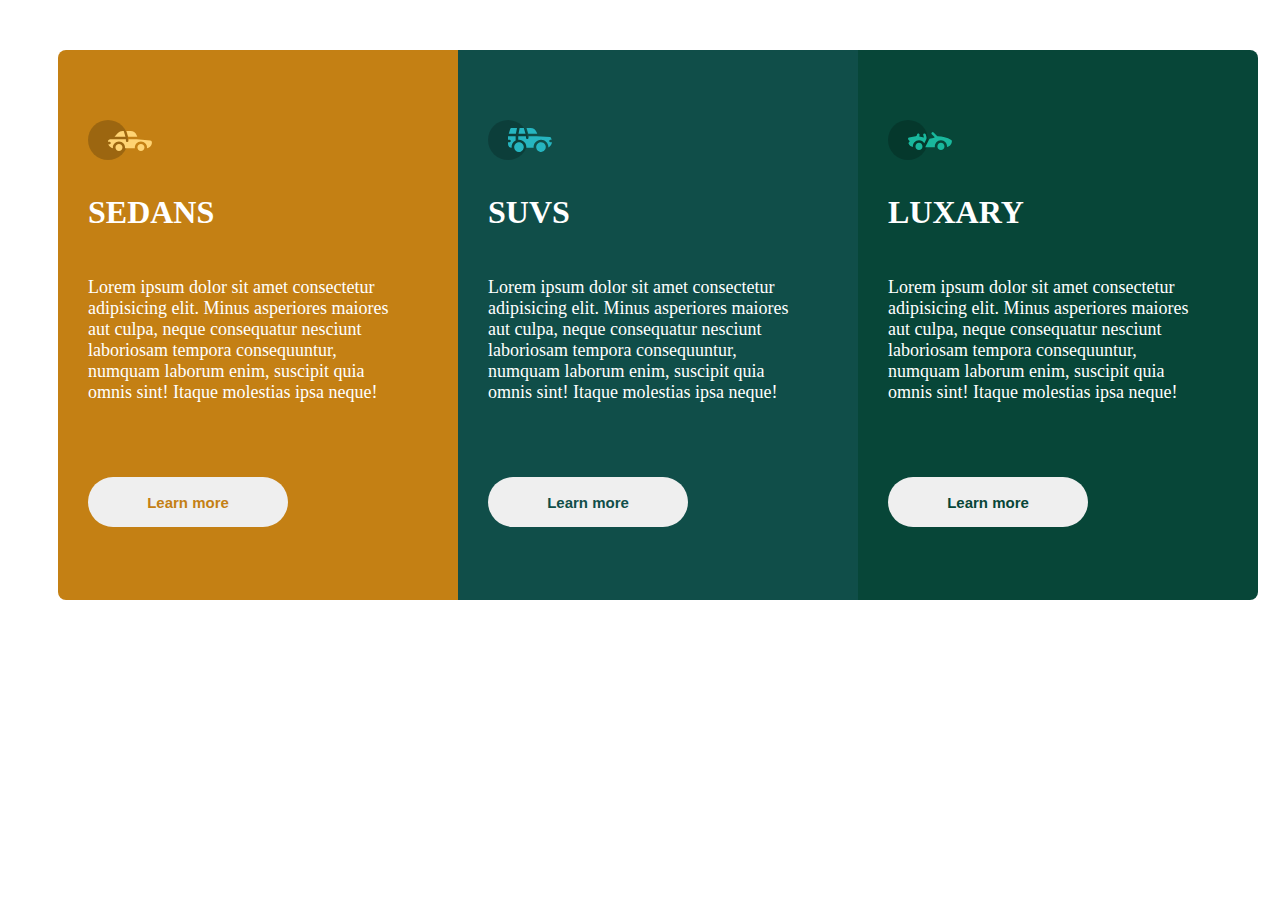
<file: design1/challenge.html>
<!DOCTYPE html>
<html lang="en">
<head>
    <meta charset="UTF-8">
    <meta http-equiv="X-UA-Compatible" content="IE=edge">
    <meta name="viewport" content="width=device-width, initial-scale=1.0">
    <title>Document</title>
    <link rel="stylesheet" href="style.css">
    <link rel="shortcut icon" href="favicon-32x32.png" type="image/x-icon">
</head>
<body>
    <div class="parent">
        <div class="yellow">
            <img class="img" src="icon-sedans.svg" alt="">
            <h1>SEDANS</h1> 
            <br> <br>
            <p>Lorem ipsum dolor sit amet consectetur adipisicing elit. Minus asperiores maiores aut culpa, neque consequatur nesciunt laboriosam tempora consequuntur, numquam laborum enim, suscipit quia omnis sint! Itaque molestias ipsa neque!</p> <br> <br> <br>
            <button class="button">Learn more</button>
        </div>
        <div class="blue">
            <img class="img" src="icon-suvs.svg" alt="">
            <h1>SUVS</h1>
            <br> <br>
            <p>Lorem ipsum dolor sit amet consectetur adipisicing elit. Minus asperiores maiores aut culpa, neque consequatur nesciunt laboriosam tempora consequuntur, numquam laborum enim, suscipit quia omnis sint! Itaque molestias ipsa neque!</p> <br> <br> <br>
            <button class="button">Learn more</button>
        </div>
        <div class="green">
            <img class="img" src="icon-luxury.svg" alt="">
            <h1>LUXARY</h1>
            <br> <br>
            <p>Lorem ipsum dolor sit amet consectetur adipisicing elit. Minus asperiores maiores aut culpa, neque consequatur nesciunt laboriosam tempora consequuntur, numquam laborum enim, suscipit quia omnis sint! Itaque molestias ipsa neque!</p> <br> <br> <br>
            <button class="button">Learn more</button>
    
        </div>
    </div>
</body>
</html>
</file>
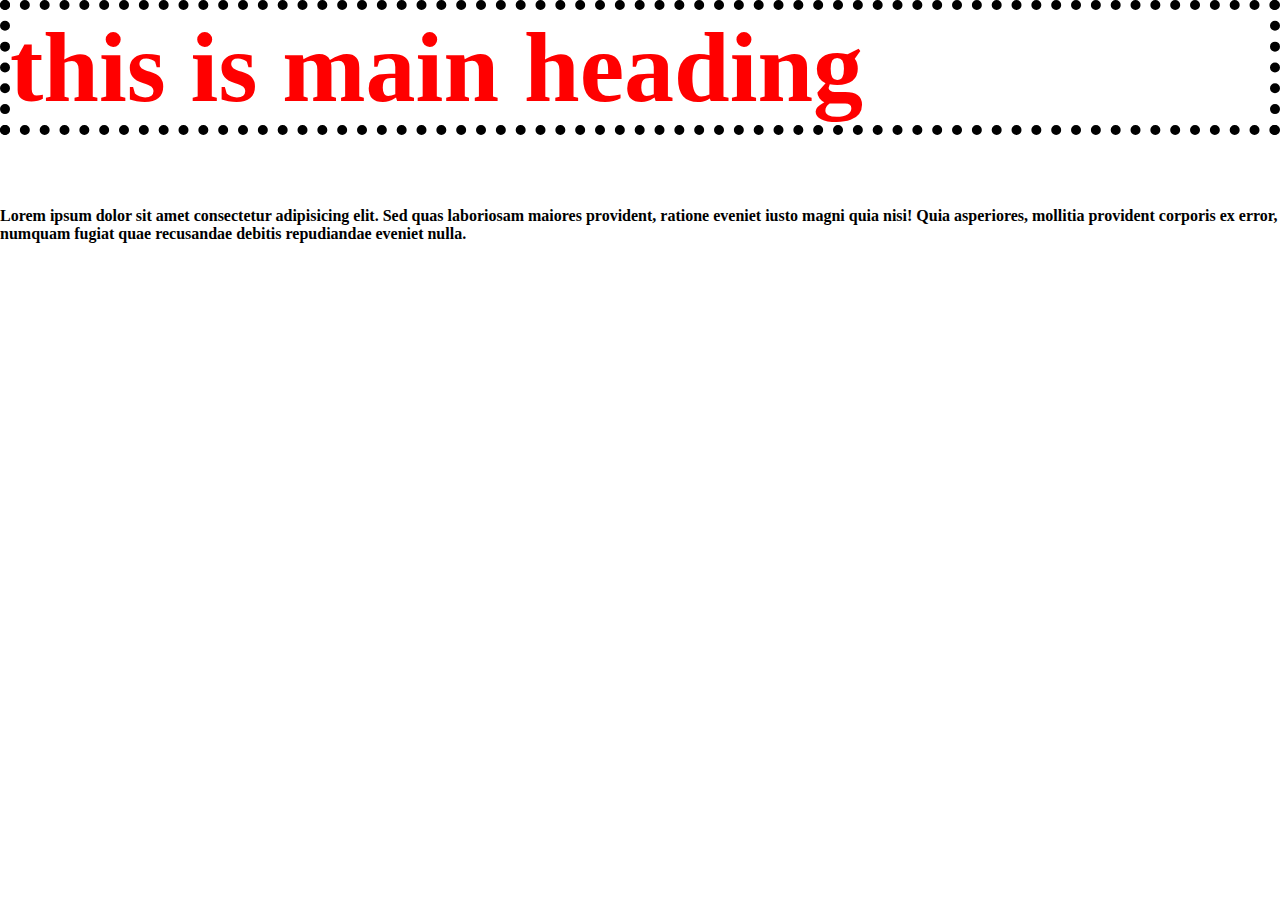
<file: design1/index2.html>
<!DOCTYPE html>
<html lang="en">
<head>
    <meta charset="UTF-8">
    <meta http-equiv="X-UA-Compatible" content="IE=edge">
    <meta name="viewport" content="width=device-width, initial-scale=1.0">
    <title>Document</title>
    <!-- <link rel="stylesheet" href="style.css"> -->
    <style>
        *{
            margin: 0;
            padding: 0;
        }
        h1{
            color: red;
            font-size: 100px;
            border: 10px dotted black;
        }
        p{
            font-weight: bolder;

        }
    </style>
</head>
<body>
    <h1 style="color: red;">this is main heading</h1>
    <br>
    <br> <br><br>
    <p>Lorem ipsum dolor sit amet consectetur adipisicing elit. Sed quas laboriosam maiores provident, ratione eveniet iusto magni quia nisi! Quia asperiores, mollitia provident corporis ex error, numquam fugiat quae recusandae debitis repudiandae eveniet nulla.</p>
</body>
</html>
</file>
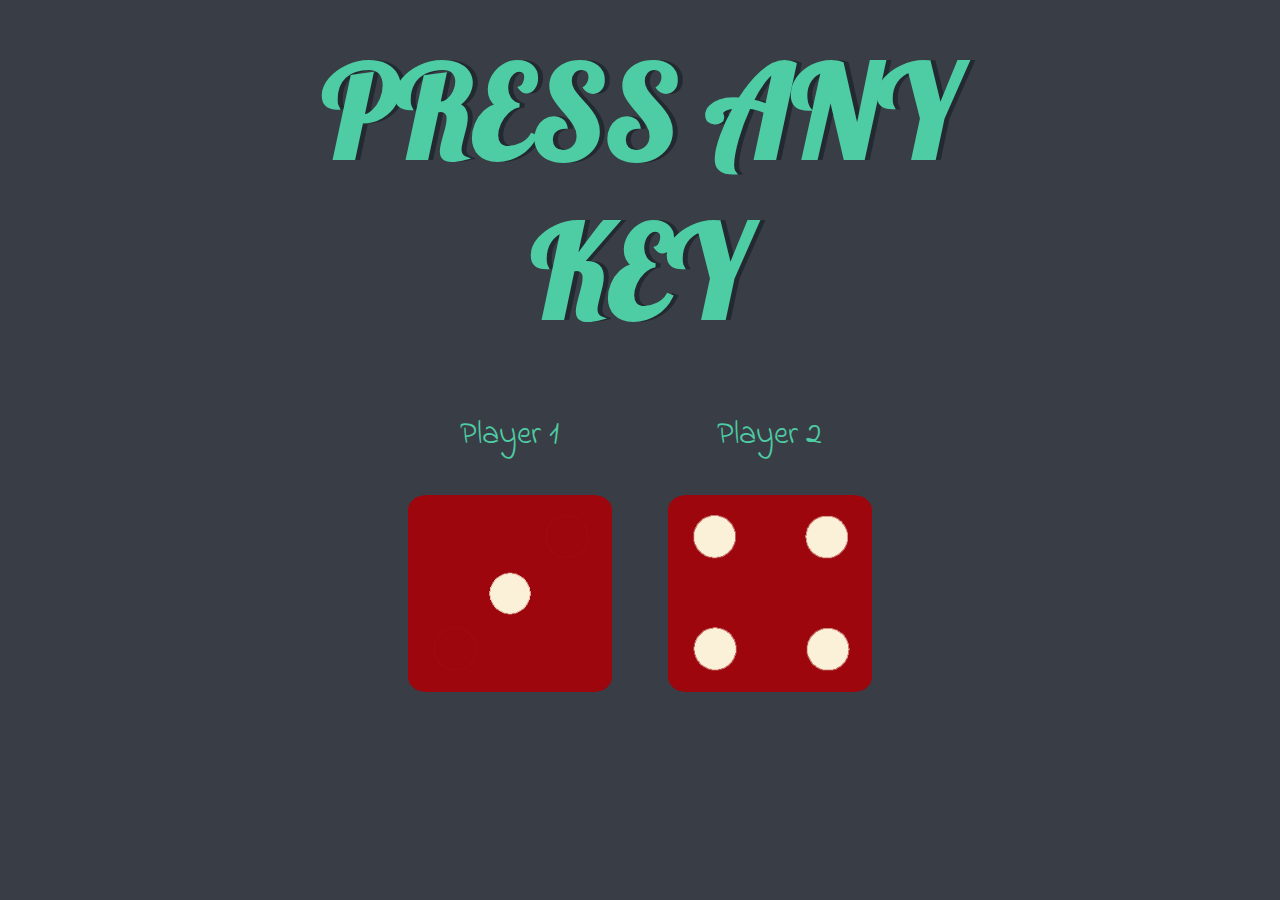
<file: Dicee Challenge/dicee.html>
<!DOCTYPE html>
<html lang="en" dir="ltr">
  <head>
    <meta charset="utf-8" />
    <title>Dicee</title>
    <link rel="stylesheet" href="styles.css" />
    <link
      href="https://fonts.googleapis.com/css?family=Indie+Flower|Lobster"
      rel="stylesheet"
    />
  </head>
  <body>
    <div class="container">
      <h1>PRESS ANY KEY</h1>

      <div class="dice">
        <p>Player 1</p>
        <img class="img1" src="images/dice1.png" />
      </div>

      <div class="dice">
        <p>Player 2</p>
        <img class="img2" src="images/dice4.png" />
      </div>
    </div>
    <script>
      document.addEventListener('keydown',(event)=>{
        let n=Math.ceil(Math.random()*6);
        let n2=Math.ceil(Math.random()*6);
        dice(n,n2);
      })
      function dice(n,n2){
        document.querySelector('.img1').src= `images/dice${n}.png`;
        document.querySelector('.img2').src= `images/dice${n2}.png`;
        winner(n,n2);
      }
      function winner(n,n2){
        if(n>n2){
          document.querySelector('h1').innerText="PLAYER 1 WINS"
        }
        else if(n==n2){
          document.querySelector('h1').innerText="ITS A TIE"
        }
        else{
          document.querySelector('h1').innerText="PLAYER 2 WINS"
        }
      }
    </script>
  </body>
</html>
</file>
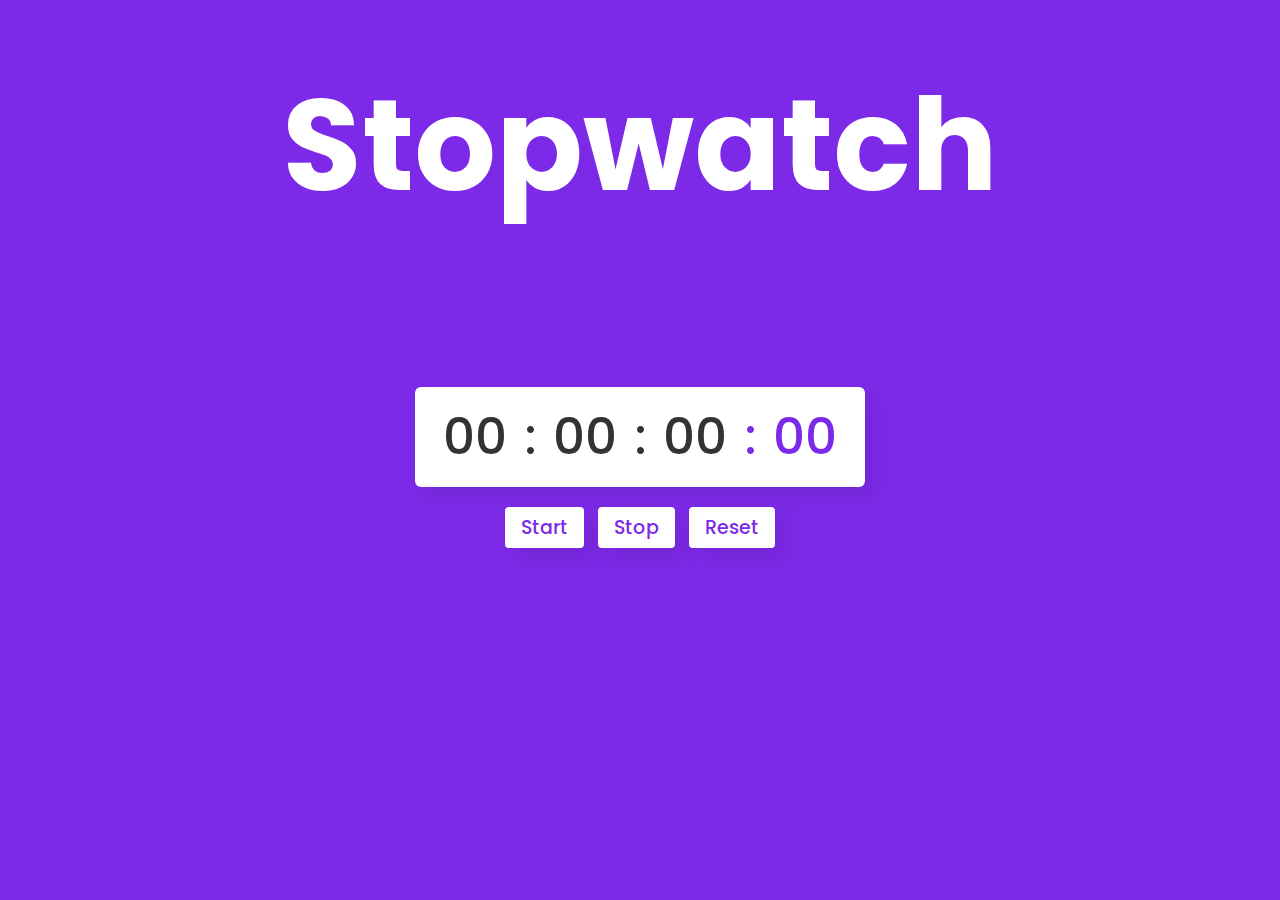
<file: stopwatch/Stopwatch.html>
<!DOCTYPE html>
<html lang="en" dir="ltr">
  <head>
    <meta charset="UTF-8" />
    <title> Stopwatch Timer application</title>
    <link rel="stylesheet" href="style.css" />
  </head>
  <body>
    <div class="heading">
      <h1>Stopwatch</h1>
    </div>
    <div class="wrapper">
      <div class="time">
        <span class="hour">00</span>
        <span class="colon">:</span>
        <span class="minute">00</span>
        <span class="colon">:</span>
        <span class="second">00</span>
        <span class="colon ms-colon">:</span>
        <span class="millisecond">00</span>
      </div>
      <div class="buttons">
        <button class="start">Start</button>
        <button class="stop">Stop</button>
        <button class="reset">Reset</button>
      </div>
    </div>

    <script>
      let intervel;
        let ms= document.querySelector(".millisecond").innerText;
        let s= document.querySelector(".second").innerText;
        let m= document.querySelector(".minute").innerText;
        let h= document.querySelector(".hour").innerText;
      document.querySelector(".start").addEventListener("click",()=>{
        start();
      })
      document.querySelector(".stop").addEventListener("click",()=>{
        stop();
      })
        document.querySelector(".reset").addEventListener("click",()=>{
        ms=0;
        document.querySelector(".millisecond").innerText=ms;
        s=0;
        document.querySelector(".second").innerText=s;
        m=0;
        document.querySelector(".minute").innerText=m;
        h=0;
        document.querySelector(".hour").innerText=h;
      })
      function start(){
          intervel=setInterval(() => {
           ms++;
           document.querySelector(".millisecond").innerText=ms;
           if(ms>999){
            s++;
            document.querySelector(".second").innerText=s;
            ms=0;
           } 
           else if(s>59){
            m++;
            document.querySelector(".minute").innerText=m;
            s=0;
           }
           else if(m>59){
            h++;
            document.querySelector(".hour").innerText=h;
            m=0;
           }
           else if(h>12){
            h=0;
            m=0;
            s=9;
            ms=0;
           }
          },1);         
        }
        function stop(){
          clearInterval(intervel);
        }
    </script>
  </body>
</html>
</file>
<file: ball bouncing/style.css>
#ball{
    height: 150px;
    width: 150px;
    position: absolute;
    bottom: 0px;
    left: 700px;
}

button{
    height: 80px;
    width: 150px;
}

@keyframes slide-top1{
    0% {
        transform: translateY(0);
        
    }
    50% {
        transform: translateY(-500px);
    }
    100% {
        transform: translateY(0);
    }
}

@keyframes slide-top2 {
    0% {
        transform: translateY(0);
    }
    50% {
        transform: translateY(-350px);
    }
    100% {
        transform: translateY(0);
    }
}

@keyframes slide-top3{
    0% {
        transform: translateY(0);
    }
    50% {
        transform: translateY(-200px);
    }
    100% {
        transform: translateY(0);
    }
}
</file>
<file: blogr mobile/style.css>
*{
    margin: 0;
    padding: 0;
}
.header{
    background-color:rgb(250, 86, 57);
    height: 70vh;
    border-radius:0px 0px 0px 80px ;
}
.navbar{
    display: flex;
}
.logo{
    padding-top: 50px;
    padding-left: 150px;
    padding-right: 40px;
}
/* .nav ul li{
    display: inline;
}
.nav ul li select option{
    color: black;
}
.nav select{
    background-color: transparent;
    border: none;
    color: white;
    margin: 60px 35px;
    font-size: 18px;
}
.nav2{
    margin-left: 100px;
}
.nav2 ul{
    margin: 60px 140px;
}
.nav2 ul li{
    display: inline;
    color: white;
    margin: 40px 25px;
    font-size: 18px;
} */
.content{
    text-align: center;
}
.content h1{
    color: white;
    font-size: 42px;
    margin-top: 55px;
}
.content p{
    color: white;
    margin-top: 15px;
    font-size: 20px;
}
.content button{
    background-color: #FF505C;
    border: 3px white solid;
    border-radius: 20px;
    color: white;
    height: 45px;
    width: 150px;
    margin: 40px 15px;
}
.design{
    margin-top: 30px;
    height: 950px;
    background-image: url("images/illustration-editor-desktop.svg");
    background-repeat: no-repeat;
    background-position: 145% 0%;
    display: flex;
    flex-direction: column;
}
.design-heading{
    margin-left: 580px;
    margin-top: 100px;
}
.data{
    width: 35%;
    margin:90px  110px;
    color: #1F3E5A;
}
.intro h1{
    margin-bottom: 30px;
}
.intro p{
    font-weight: bold;
    line-height: 20px;
    margin-bottom: 70px;
}
.robust h1{
    margin-bottom: 30px;
}
.robust p{
    font-weight: bold;
    line-height: 20px;
    margin-bottom: 70px;
}
.infra{
    height:50vh;
    display: flex;
    background-color: #2D2E40;
    background-image: url("images/bg-pattern-circles.svg" );
    background-position:-100% 80%;
    background-repeat: no-repeat;
    background-size:1000px 1000px;
}
.phone{
    height: 200px;
    width: 50%;
    
}
.phone img{
    height:550px;
}
.phone img{
    position: relative;
    bottom: 80px;
    margin-left: 60px;
    margin-bottom:30px ;
}
.state{
    width: 50%;
    margin: 100px 150px;
    color: white;
}
.state h1{
    font-size: 40px;
}
.state p{
    line-height: 25px;
    margin-top: 30px;
}
.features{
    display:flex;
    width: 100%;
    height: 786px ;
    margin-top: 160px;
}
.lappi{
    background-image: url("images/illustration-laptop-desktop.svg");
    width: 50%;
    background-repeat: no-repeat;
    background-position: 80% 4%;
}
.all{
    width: 30%;
    margin: 160px 50px;
    color: #1F3E5A;
}
.simple p{
    line-height: 23px;
    margin-top: 30px;
}
.tooling{
    margin-top: 50px;
}
.tooling p{
    line-height: 23px;
    margin-top: 25px;
}
.footer{
    margin-top: 60px;
    background-color: #24242c;
    height: 50vh;
    border-radius: 0px 80px 0px 0px;
    display: flex;
}
#logo img{
    margin:75px 100px ;
}
.details{
    display: flex;
    margin: 70px 80px;
    color: white;  
}
.details ul{
    margin: 0px 100px;
}
.details ul li{
    list-style: none;
    margin: 10px 45px;
}
.details ul h4{
    margin-top: 20px;
    margin-bottom: 40px;
    margin-left: 45px;
}
</file>
<file: blogr mobile/responsive.css>
@media screen and (max-width:580px) {
    .header{
        height: 90vh;
        background-image: url("images/bg-pattern-intro-mobile.svg");
        background-position:21% 51%;
    }
    .logo{
        padding-top: 60px;
        padding-left: 30px;
    }
    .nav ul li{
        visibility: hidden;
    }
    .content{
        width: 400px;
        margin: 0px 95px;
    }
    .content h1{
        margin-top: 90px;
        text-align: center;
        width: 360px;
    }
    .content p{
        width: 330px;
    }
    .design-heading{
        text-align: center;
        margin-top: 120px;
        margin-left:  40px;
    }
    .design{
        background-image: url("images/illustration-editor-mobile.svg");
        background-position: 30% 0%;
        width: 500px;
        margin-left: 60px;
        margin-bottom: 170px;
    }
    .data{
        margin-top: 370px;
        width: 80%;
        /* margin-left: 60px; */
        margin-left: 10px;
        text-align: center;
    }
    .intro h1{
        width: 80%;
        margin-left: 50px;
    }
    .intro p{
        width:90% ;
        margin-left:40px ;
        line-height: 22px;
    }
    .robust h1{
        width: 80%;
        margin-left: 50px;
    }
    .robust p{
        width:90% ;
        margin-left:40px ;
        line-height: 22px;
    }
    .infra{
        flex-direction: column;
        height: 100vh;
        border-radius: 0px 90px 0px 90px;
        background-position:47% 132%;
        margin-bottom: 50px;
    }
    .phone img{
        margin-left: 80px;
        height: 350px;
        width: 400px;
        position: relative;
        bottom: 90px;
    }
    .state{
        width: 60%;
        text-align: center;
    }
    .state h1{
        align-items: center;
        margin-top: 10px;
    }
    .state p{
        align-items: center;
    }
    .features{
        flex-direction: column;
        margin-bottom: 30px;
    }
    .lappi{
        margin-top:0px ;
        background-image: url("images/illustration-laptop-mobile.svg");
        width: 100%;
        height: 500px;
        padding-bottom: 30px;
        margin-right: 120px;
        /* background-position: 80% 4%; */
    }
    .all{
        width: 60%;
        align-items: center;
        text-align: center;
        margin-left: 130px;
        margin-top: 0px;
        margin-bottom: 0px;
        margin-right: 90px;
    }
    .footer{
        flex-direction: column;
        height: 150vh;
    }
    #logo img{
        margin-top: 100px;
        margin-left: 40%;
        height: 55px;
    }
    .details{
        flex-direction: column;
        margin: 30px 115px;
    }
    .details ul{
        margin-bottom: 40px;
    }
    .details ul h4{
        margin-bottom: 30px;
        font-weight: bolder;
    }
    .details ul li{
        margin: 10px;
        text-align: center;
    }
}
</file>
<file: city project2/style.css>
*{
    margin: 0;
    padding: 0;
}
.box{
    display: flex;
    width: 100%;
}

.box img{
    width: 306px;
    height: 716px;
}
.dark{
    filter:brightness(20%);
}
.light{
    filter: brightness(100%);
}
</file>
<file: room-homepage-master/style.css>
*{
    margin: 0;
    padding: 0;
}
.parent{
    height: 100vh;
    width: 100%;
    /* margin: 0px 70px; */
    display: grid;
    grid-template-rows: 2fr 1fr;
    grid-template-columns:1fr 1fr 1fr;
}
.a{
    grid-column: 1/3;
    background-image: url("images/desktop-image-hero-1.jpg");
    background-size: auto;
    background-repeat: no-repeat;
}

.a img{
    height: 20px;
    margin: 50px 60px;
    display: inline;
}
.nav ul{
    position: relative;
    bottom: 55px;
    display: inline;
}
.nav ul li{
    color: white;
    margin: 0px 15px;
    display: inline;
}
.b{
    position: relative;
    right: 50px;
}
.b h1{
    margin-right: 10px;
    margin-top: 90px;
    font-size: 33px;
    font-weight: bolder;
}
.b p{
    margin-top: 30px;
    margin-bottom: 30px;
    color: gray;
}
.b h3{
    letter-spacing: 7px;
    display: inline;
    font-weight: bold;
}
.arrow{
    width: 153px;
    height: 70px;
    display: flex;
    background-color: black;
    float: bottom;
    margin-top: 90px;
    position: relative;
    right: 103px;
}
.b #a{
    margin: 11px 37px;
    display: inline;
    height:25px;
}
.b #b{
    height:25px;
    display: inline;
    background-color: black;
    margin: 11px 0px;
}
.c{
    background-image: url("images/image-about-dark.jpg");
}
.d{
    padding: 35px 40px;
}
.d h3{
    font-weight: bold;
    letter-spacing: 3.4px;
    margin-bottom: 15px;
}
.d p{
    color: gray;
}
.e{
    background-image: url("images/image-about-light.jpg");

}
</file>
<file: single-price-grid-component-master/style.css>
*{
    margin: 0;
    padding: 0;
    letter-spacing: 3px;
    @import url('https://fonts.googleapis.com/css2?family=Arimo:ital,wght@1,500&display=swap');
    font-family: 'Arimo', sans-serif;
}
.joinparent{
    height: 50vh;
}
.join{
    width: 80vw;
    height: 40vh;
    padding: 50px 0px 0px 69px;
}
.join h1{
    color:rgb(17, 154, 161) ;
    font-size: 56px;
}
.join h2{
    color: rgb(152, 163, 9);
    font-weight: bold;
    margin-top: 15px;
}
.join p{
    font-size: 28px;
    margin-top: 15px;

}
.both{
    display: flex;
    color: white;
}
.subs{
    background: rgb(14, 124, 130);
    width: 50vw;
    height: 50vh;
}
.sub{
    padding: 50px 0px 0px 69px;
}
.sub h2{
    margin-bottom: 25px;
}
#doll{
    font-size: 42px;
}
.sub h3{
    margin-top: 25px;
    margin-bottom: 30px;
}
.sub button{
    background-color: rgb(152, 163, 9);
    width: 450px;
    height: 65px;
    color: white;
    font-size: x-large;
    border-style: none;
}
.whyus{
    background-color:rgb(17, 154, 161) ;
    width: 50vw;
    height: 50vh;
}
.whys{
    padding: 50px 0px 0px 69px;
}
.whys h2{
    margin-bottom: 30px;
}
.whys pre{
    line-height: 30px;
}
</file>
<file: stats-preview-card-component-main/style.css>
*{
    margin: 0;padding: 0;
    color: white;
}
.parent{
    display: flex;
    justify-content: center;
    align-content: center;
    height: 446px;
    margin: 150px 0px;
}
.intro{
    height: 446px;
    width: 540px;
    background-color: rgb(45, 7, 81);
}
.data{
    height: 396px;
    width: 460px;
    margin: 50px 40px;
}
.data h1{
   font-size:45px;
}
.p1{
    margin: 30px 10px 45px 0px;
    font-size: 20px;
    font-weight: bold;
    line-height: 30px;
}
.grades{
    display: flex;
}
.grades span{
    margin: 20px 33px 0px 0px;
}
.h2{
    font-size: 30px;
    font-weight: bold;
}
.p{
    margin: 10px 55px 0px 0px;
    font-size: small;
}
.intro h1{
    display: inline;
}
.diff{
    color: rgb(150, 52, 150);
}
.overlay{
    position: relative;
    background-color: rgb(150, 52, 150);
}
.image img{
    opacity: 0.5;
    filter: rgb(150, 52, 150);
}

@media only screen and (max-width:1071px){   
    .intro{
        width: 500px;
    }
}
</file>
<file: sunnyside-agency-landing-page-main/style.css>
*{
    margin: 0;
    padding: 0;
}
.block1{
    height: 100vh;
    background-image:url("images/desktop/image-header1.jpg");
    background-size: cover;
}
.navbar{
    display: flex;
    justify-content: space-between;
}
.logo{
    margin: 50px 0px 0px 40px;
}
.nav{
    margin: 50px 0px;
}
.nav ul li{
    display: inline;
    margin: 0px 50px;
    color: white;
    font-size: 18px;
}
.navbar ul li:hover{
    font-size:23px ;
}
.creat h1{
    color: white;
    font-size:62px ;
    text-align: center;
    margin-top: 100px;
}
.arrow img{
    position: relative;
    left: 700px;
    top: 85px;
}
.block2{
    display: flex;
    width: 100%;
    height: 600px;
}
.a{
    width: 50%;
}
.a1{
    padding: 80px 150px 0px 70px;
    font-weight: bold;
}
.a1 button{
    margin-top: 20px;
    width: 150px;
    border-style: none;
    color: black;
    font-weight: bold;
    font-size: 19px;
    background-color: white;
}
.a1 h1{
    font-size: 62px;
    font-weight: bold;
}
.a1 p{
    margin-top:30px ;
    line-height: 30px;
}
.b{
    width: 50%;
}
.block3{
    display: flex;
    width: 100%;
    height: 600px;
}
.c{
    width: 50%;
}
.d{
    width: 50%;
}
.d1{
    padding: 80px 150px 0px 70px;
    font-weight: bold;
}
.d1 h1{
    font-size: 62px;
    font-weight: bold;
}
.d1 p{
    margin-top:30px ;
    line-height: 30px;
}
.d1 button{
    margin-top: 20px;
    width: 150px;
    border-style: none;
    color: black;
    font-weight: bold;
    font-size: 19px;
    background-color: white;
}
.block4{
    width: 100%;
    display: flex;
    height: 600px;
}
.e{
    width: 50%;
    background-image: url("images/desktop/image-graphic-design.jpg");
}
.e1{
    width: 350px;
    text-align: center;
    position: relative;
    top: 400px;
    left: 20%;
    color: rgb(12, 129, 84);
}
.e1 h2{
    font-weight: bold;
    font-size: 53px;
}
.e1 p{
    margin-top: 30px;
    line-height: 30px;
}
.f{
    width: 50%;
    background-image: url("images/desktop/image-photography.jpg");
}
.f1{
    width: 350px;
    text-align: center;
    position: relative;
    top: 400px;
    left: 25%;
    color: rgb(27, 133, 178);
}
.f1 h2{
    font-weight: bold;
    font-size: 53px;
}
.f1 p{
    margin-top: 30px;
    line-height: 30px;
}
.heading{
    padding-top: 50px;
    margin-bottom: 50px;
    text-align: center;
}
.clients {
    display: flex;
    justify-content: space-around;
}
.clients img{
    border-radius: 50%;
    margin-top: 60px;
}
.clients p{
    margin-top: 40px;
}
.clients h2{
    margin-top: 60px;
}
.block6{
    display: flex;
    height: 624px;
}
.i{
    width: 25%;
}
.j{
    width: 25%;
}
.k{
    width: 25%;
}
.l{
    width: 25%;
}
.block7{
    height: 300px;
    background-color: rgb(110, 170, 110);
}
.block7 img{
    justify-content: center;
    align-items: center;
    position: relative;
    left: 674px;
    top: 70px;
}
.services li{
    margin: 0px 90px;
    display: inline;
    color: white;
    position: relative;
    top: 100px;
    left: 404px;
}

.icons li{
    display: inline;
    margin: 0px 10px;
    color: white;
    position: relative;
    top: 75px;
}
</file>
<file: testimonials-grid-section-main/style.css>
*{
    font-family: Barlow Semi Condensed;
    font-family: 'Kdam Thmor Pro', sans-serif;
}
  .grid-container {
    display: grid;
    grid-template-columns: repeat(4,1fr);
    width: 100%;
    height: 95vh;
    grid-template-rows: 1fr 1fr;
    gap: 10px;
    grid-template-areas: 
    "purple purple grey brown",
    "white black black brown";
  }

  .grid-container img{
    border-radius: 50%;
    display: inline;
  }
  .grid-item-1 {
    color: white;
    padding-top: 10px;
    padding-left: 50px;
    padding-right: 50px;
    grid-column: 1/3;
    background-color: hsl(263, 55%, 52%);
    background-image: url(./images/bg-pattern-quotation.svg);
    background-repeat: no-repeat;
    background-position: 75% 0%;
    border-radius: 8px;
  }
  .grid-item-1 h3{
    display: inline;
    position: relative;
    bottom: 30px;
    margin: 0px 20px;
  }
  .grid-item-1 #a{
    display: inline;
    position: relative;
    bottom: 25px;
    left: 57px;
    margin: 0px 20px;
  }
  .grid-item-1 h2{
  font-weight: bolder;
  }
  .grid-item-2 {
    color: white;
    background-color: hsl(217, 19%, 35%);
    padding-top: 10px;
    padding-left: 50px;
    padding-right: 50px;
    border-radius: 8px;
  }
  .grid-item-2 h3{
    display: inline;
    position: relative;
    bottom: 30px;
    margin: 0px 20px;
  }
  .grid-item-2 #b{
    display: inline;
    position: relative;
    bottom: 25px;
    left: 65px;
    margin: 0px 10px;
  }
  .grid-item-3 {
    background-color:white;
    color: hsl(217, 19%, 35%);
    border-radius: 8px;
    grid-column: 4/5;
    grid-row: 1/3;
    padding-top: 10px;
    padding-left: 50px;
    padding-right: 50px;
    border-radius: 8px;
  }
  .grid-item-3 h3{
    display: inline;
    position: relative;
    bottom: 30px;
    margin: 0px 20px;
  }
  .grid-item-3 #e{
    display: inline;
    position: relative;
    bottom: 25px;
    left: 65px;
    margin: 0px 10px;
  }
  .grid-item-4 {
    color: gray;
    padding-top: 10px;
    padding-left: 50px;
    padding-right: 50px;
    border-radius: 8px;
  }
  .grid-item-4 h3{
    display: inline;
    position: relative;
    bottom: 30px;
    margin: 0px 20px;
  }
  .grid-item-4 #c{
    display: inline;
    position: relative;
    bottom: 25px;
    left: 65px;
    margin: 0px 10px;
  }
  .grid-item-5 {
    background-color: hsl(219, 29%, 14%);
    grid-column: 2/4;
    color: white;
    padding-top: 10px;
    padding-left: 50px;
    border-radius: 8px;
    padding-right: 50px;
  }
  .grid-item-5 h3{
    display: inline;
    position: relative;
    bottom: 30px;
    margin: 0px 20px;
  }
  .grid-item-5 #d{
    display: inline;
    position: relative;
    bottom: 25px;
    left: 65px;
    margin: 0px 10px;
  }
</file>
<file: design1/style.css>
*{
    padding: 0;
    color: white;
}
.img{
    margin: 70px 0px 0px 30px;
}
.parent{
    display: flex;
    flex-direction: row;
    margin: 50px 0px 0px 50px;
}
.yellow{
    background: rgb(196, 128, 20);
    height: 550px;
    width: 400px;  
    border-radius: 8px 0px 0px 8px;  
}
.yellow h1{
    margin: 30px 0px 10px 30px;
}
.yellow p{
    margin: 0px 50px 20px 30px;
    font-size: 18px;
}
.yellow button{
    color:rgb(196, 128, 20) ;
}
.blue{
    background: rgb(16, 78, 73);
    height: 550px;
    width: 400px;
}
.blue h1{
    margin: 30px 0px 10px 30px;
}
.blue p{
    margin: 0px 50px 20px 30px;
    font-size: 18px;
}
.blue button{
    color:rgb(16, 78, 73) ;
}
.green{
    background: rgb(7, 70, 56);
    height: 550px;
    width: 400px;
    border-radius: 0px 8px 8px 0px;
}
.green h1{
    margin: 30px 0px 10px 30px;
}
.green p{
    margin: 0px 50px 20px 30px;
    font-size: 18px;
}
.green button{
    color: rgb(7, 70, 56);
}
.button{
    margin: 0px 10px 00px 30px;
    font-weight: bold;
    font-size: 15px;
    width: 200px;
    height: 50px;
    border-radius: 36px;
    border-style: none;
}
</file>
<file: Dicee Challenge/styles.css>
.container {
  width: 70%;
  margin: auto;
  text-align: center;
}

.dice {
  text-align: center;
  display: inline-block;

}

body {
  background-color: #393E46;
}

h1 {
  margin: 30px;
  font-family: 'Lobster', cursive;
  text-shadow: 5px 0 #232931;
  font-size: 8rem;
  color: #4ECCA3;
}

p {
  font-size: 2rem;
  color: #4ECCA3;
  font-family: 'Indie Flower', cursive;
}

img {
  width: 80%;
}
</file>
<file: stopwatch/style.css>
@import url("https://fonts.googleapis.com/css2?family=Poppins:wght@200;300;400;500;600;700&display=swap");

* {
    margin: 0;
    padding: 0;
    box-sizing: border-box;
    font-family: "Poppins", sans-serif;
}

body {
    height: 90vh;
    background: #7d2ae8;
}
.heading h1{
    color:white;
    margin-top: 50px;
    font-size: 128px;
    text-align: center;
}
.wrapper{
    width: 100%;
    height: 50vh;
    display: flex;
    flex-direction: column;
    align-items: center;
    justify-content: center;
}
.wrapper .time {
    height: 100px;
    background: #fff;
    display: flex;
    align-items: center;
    justify-content: center;
    border-radius: 6px;
    box-shadow: 10px 10px 20px rgba(0, 0, 0, 0.09);
    padding: 0 10px;
}

.wrapper .time span {
    width: 100px;
    text-align: center;
    font-size: 50px;
    font-weight: 500;
    color: #333;
}

.time span.colon {
    width: 10px;
}

.time span.ms-colon,
.time span.millisecond {
    color: #7d2ae8;
}

.wrapper .buttons {
    text-align: center;
    margin-top: 20px;
}

.buttons button {
    padding: 6px 16px;
    outline: none;
    border: none;
    margin: 0 5px;
    color: #7d2ae8;
    background: #fff;
    font-size: 19px;
    font-weight: 500;
    border-radius: 4px;
    cursor: pointer;
    box-shadow: 10px 10px 20px rgba(0, 0, 0, 0.09);
}

.buttons button.active,
.buttons button.stopActive {
    pointer-events: none;
    opacity: 0.7;
}
</file>
